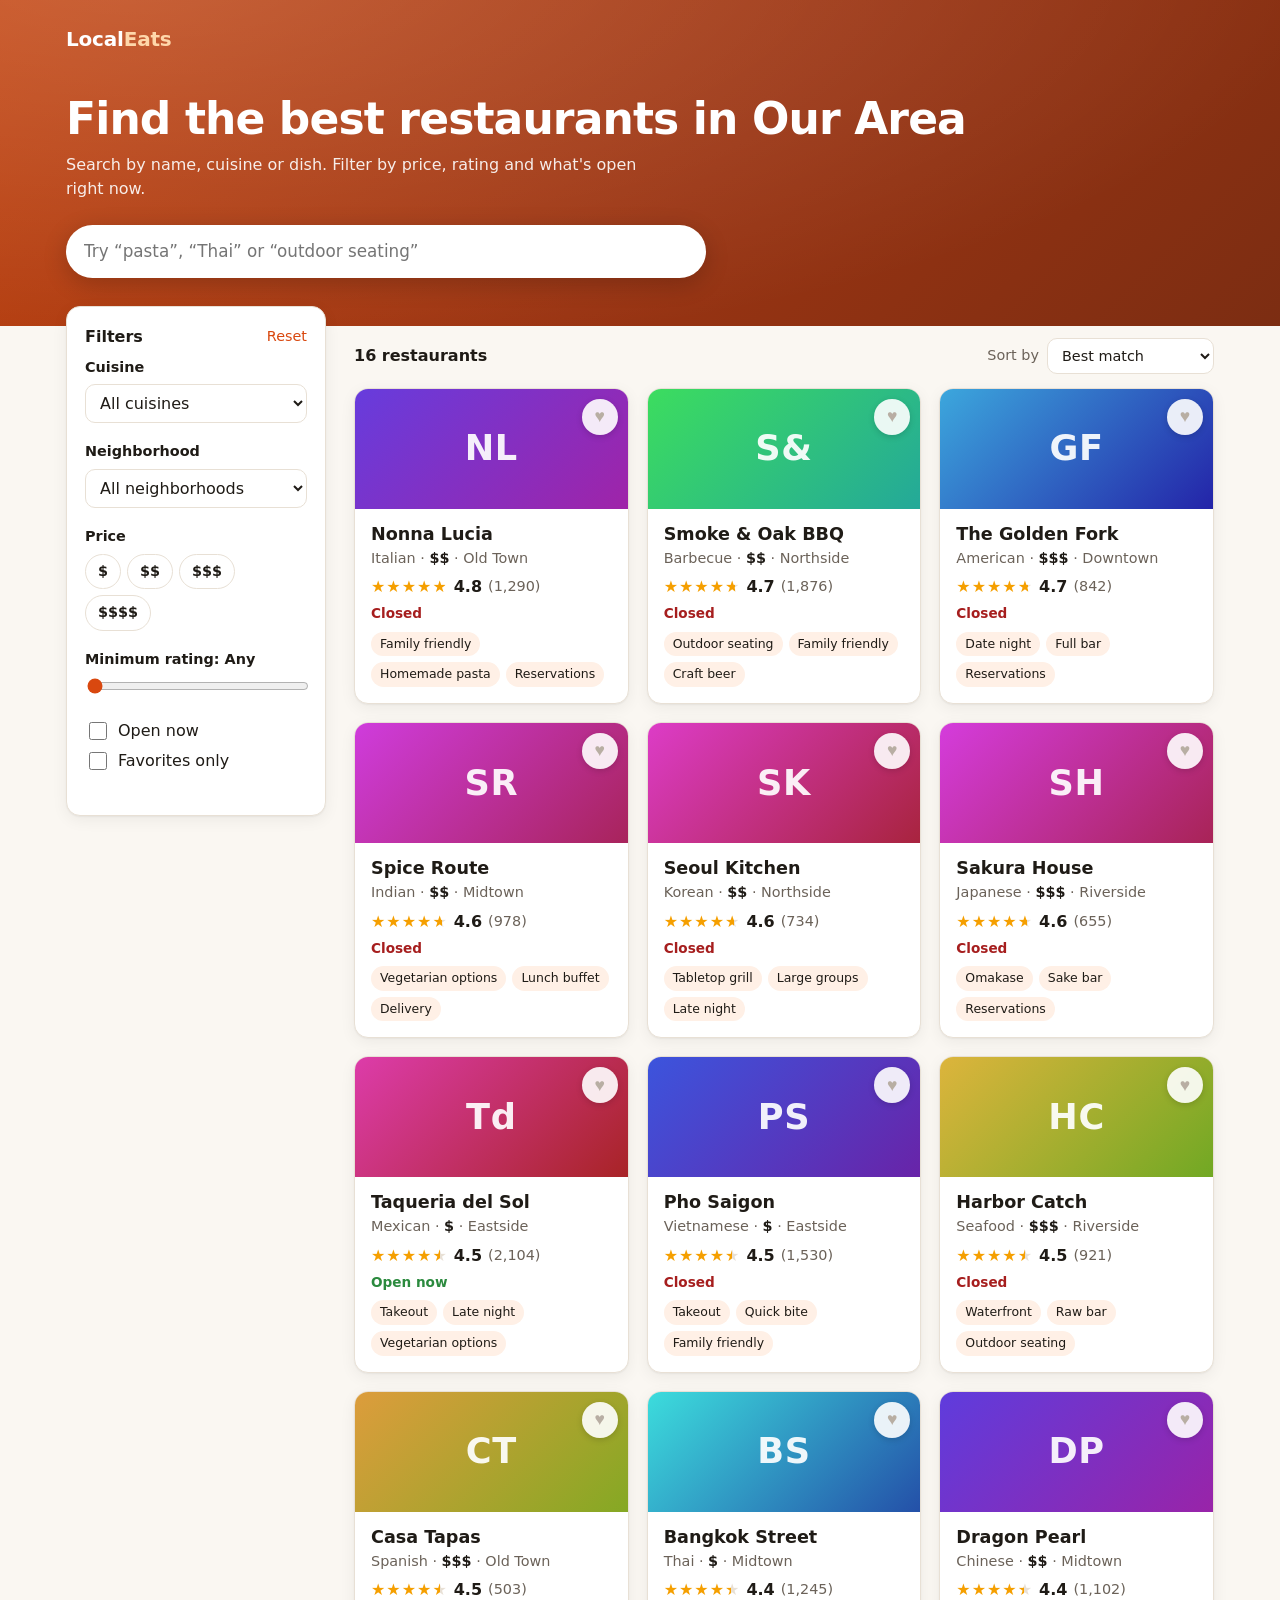
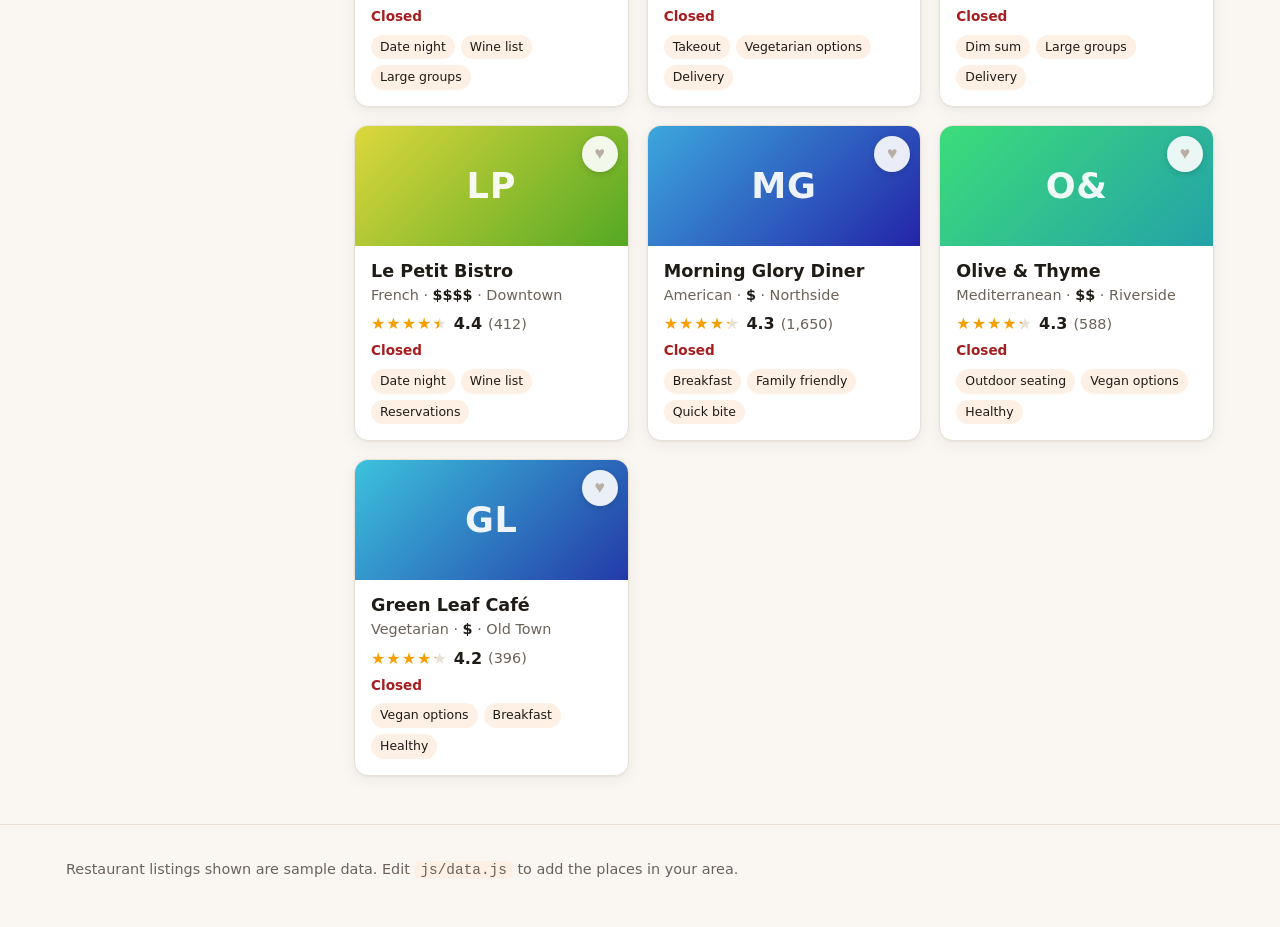
<file: index.html>
<!doctype html>
<html lang="en">
<head>
  <meta charset="utf-8">
  <meta name="viewport" content="width=device-width, initial-scale=1">
  <title>Local Eats – Find the best restaurants nearby</title>
  <meta name="description" content="Search, filter and compare the best restaurants in our area.">
  <link rel="icon" href="data:image/svg+xml,<svg xmlns='http://www.w3.org/2000/svg' viewBox='0 0 100 100'><text y='.9em' font-size='90'>🍽️</text></svg>">
  <link rel="stylesheet" href="css/styles.css">
</head>
<body>
  <header class="hero">
    <div class="container">
      <a class="brand" href="./">Local<span>Eats</span></a>
      <h1>Find the best restaurants in <span id="area-name">our area</span></h1>
      <p class="lead">Search by name, cuisine or dish. Filter by price, rating and what's open right now.</p>
      <form class="search" role="search" onsubmit="return false">
        <label class="visually-hidden" for="q">Search restaurants</label>
        <input id="q" type="search" placeholder="Try “pasta”, “Thai” or “outdoor seating”" autocomplete="off">
      </form>
    </div>
  </header>

  <main class="container layout">
    <aside class="filters" aria-label="Filters">
      <div class="filters-head">
        <h2>Filters</h2>
        <button type="button" id="reset" class="link-btn">Reset</button>
      </div>

      <fieldset>
        <legend>Cuisine</legend>
        <select id="cuisine"><option value="">All cuisines</option></select>
      </fieldset>

      <fieldset>
        <legend>Neighborhood</legend>
        <select id="neighborhood"><option value="">All neighborhoods</option></select>
      </fieldset>

      <fieldset>
        <legend>Price</legend>
        <div class="chips" id="price">
          <label><input type="checkbox" value="1"><span>$</span></label>
          <label><input type="checkbox" value="2"><span>$$</span></label>
          <label><input type="checkbox" value="3"><span>$$$</span></label>
          <label><input type="checkbox" value="4"><span>$$$$</span></label>
        </div>
      </fieldset>

      <fieldset>
        <legend>Minimum rating: <output id="rating-out">Any</output></legend>
        <input id="rating" type="range" min="0" max="4.5" step="0.5" value="0">
      </fieldset>

      <fieldset class="toggles">
        <label><input type="checkbox" id="open-now"> Open now</label>
        <label><input type="checkbox" id="favs-only"> Favorites only</label>
      </fieldset>
    </aside>

    <section class="results" aria-live="polite">
      <div class="results-bar">
        <p id="count"></p>
        <label>Sort by
          <select id="sort">
            <option value="best">Best match</option>
            <option value="rating">Highest rated</option>
            <option value="reviews">Most reviewed</option>
            <option value="price-asc">Price: low to high</option>
            <option value="price-desc">Price: high to low</option>
            <option value="name">Name A–Z</option>
          </select>
        </label>
      </div>
      <ul id="list" class="grid"></ul>
      <div id="empty" class="empty" hidden>
        <p>No restaurants match those filters.</p>
        <button type="button" class="btn" id="empty-reset">Clear filters</button>
      </div>
    </section>
  </main>

  <dialog id="detail" aria-labelledby="detail-title">
    <button type="button" class="close" aria-label="Close" data-close>&times;</button>
    <div id="detail-body"></div>
  </dialog>

  <footer class="site-footer">
    <div class="container">
      <p>Restaurant listings shown are sample data. Edit <code>js/data.js</code> to add the places in your area.</p>
    </div>
  </footer>

  <script src="js/data.js"></script>
  <script src="js/app.js"></script>
</body>
</html>
</file>
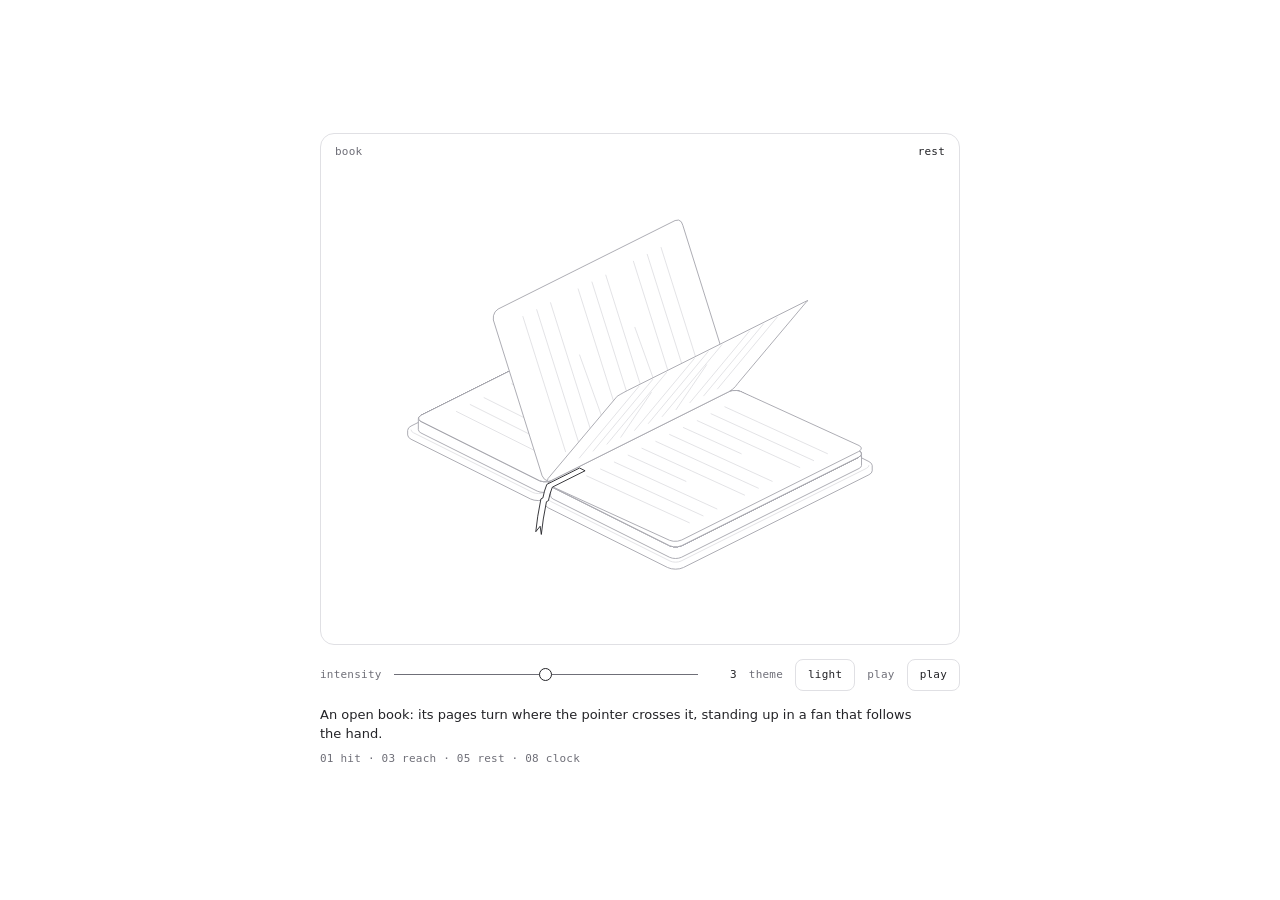
<file: figures/hairline-book.html>
<!doctype html>
<html lang="en">
<head>
<meta charset="utf-8">
<meta name="viewport" content="width=device-width, initial-scale=1">
<title>Hairline figure</title>
<link rel="icon" href="data:,">
<style>
  :root { color-scheme: light; --ground: #ffffff; --ink: #232327; --muted: #6f6f78; --line: #e0e0e4; }
  @media (prefers-color-scheme: dark) {
    :root:not([data-theme="light"]) { color-scheme: dark; --ground: #08090a; --ink: #d0d6e0; --muted: #8a8c95; --line: #29292d; }
  }
  :root[data-theme="dark"] { color-scheme: dark; --ground: #08090a; --ink: #d0d6e0; --muted: #8a8c95; --line: #29292d; }
  :root[data-theme="light"] { color-scheme: light; }
  * { box-sizing: border-box; }
  body {
    margin: 0; min-height: 100vh; display: grid; place-items: center; padding: 24px 16px;
    background: var(--ground); color: var(--ink);
    font: 13px/1.5 ui-sans-serif, system-ui, -apple-system, "Segoe UI", sans-serif; -webkit-font-smoothing: antialiased;
  }
  main { width: 100%; max-width: 640px; }
  .plate { position: relative; border: 1px solid var(--line); border-radius: 14px; overflow: hidden; }
  .tag, .label, output, button { font: 11px/1 ui-monospace, SFMono-Regular, Menlo, Consolas, monospace; letter-spacing: 0.02em; }
  .tag { position: absolute; top: 12px; z-index: 1; color: var(--muted); pointer-events: none; }
  #name { left: 14px; }
  #read { right: 14px; color: var(--ink); font-variant-numeric: tabular-nums; }
  .controls { display: flex; flex-wrap: wrap; align-items: center; gap: 4px 12px; margin-top: 14px; }
  .label { color: var(--muted); }
  input[type="range"] {
    flex: 1 1 96px; min-width: 0; height: 32px; margin: 0; background: transparent; cursor: pointer;
    -webkit-appearance: none; appearance: none;
  }
  input[type="range"]::-webkit-slider-runnable-track { height: 1px; background: var(--muted); }
  input[type="range"]::-webkit-slider-thumb {
    -webkit-appearance: none; width: 13px; height: 13px; margin-top: -6px; border-radius: 50%;
    border: 1px solid var(--ink); background: var(--ground);
  }
  input[type="range"]::-moz-range-track { height: 1px; background: var(--muted); }
  input[type="range"]::-moz-range-thumb { width: 11px; height: 11px; border-radius: 50%; border: 1px solid var(--ink); background: var(--ground); }
  input[type="range"]:focus-visible, button:focus-visible { outline: 1.5px solid var(--ink); outline-offset: 2px; }
  output { min-width: 4ch; text-align: right; font-variant-numeric: tabular-nums; }
  button {
    height: 32px; padding: 0 12px; border: 1px solid var(--line); border-radius: 8px;
    background: transparent; color: var(--ink); cursor: pointer;
  }
  #play[aria-pressed="true"] { background: var(--ink); color: var(--ground); border-color: var(--ink); }
  #means { margin: 14px 0 0; text-wrap: pretty; }
  #rules { margin: 6px 0 0; line-height: 1.6; }
  #error { margin: 12px 0 0; padding-left: 10px; border-left: 1px solid var(--ink); }
</style>
</head>
<body>
<main>
  <div class="plate">
    <span class="tag" id="name"></span>
    <span class="tag" id="read"></span>
    <div id="stage"></div>
  </div>
  <div class="controls">
    <label class="label" for="intensity">intensity</label>
    <input id="intensity" type="range" min="0" max="1" step="0.01" value="0.5">
    <output id="value" for="intensity"></output>
    <span class="label">theme</span>
    <button id="theme" type="button" aria-label="Switch between the light and the dark theme"></button>
    <span class="label">play</span>
    <button id="play" type="button" aria-pressed="false">play</button>
  </div>
  <p id="means"></p>
  <p id="rules" class="label"></p>
  <p id="error" role="alert" hidden></p>
</main>
<script id="hl-kernel">
/* hairline kernel sha256:3a19aa2640ba8c6c306184d05fddfbd4f3323a6ebd9217dd3cbb38e9db74991c */
/*
 * HL: everything a figure may call. Read this index; the code under it is the
 * package's src/core, unchanged, and a figure should not need to read it.
 *
 * Every figure is drawn in a 400 × 320 viewBox. World space is x/y on the
 * ground and z up. Plates are filled with the ground colour and painted back
 * to front, so a nearer one covers a farther one: append in that order. At
 * the default camera, Cam(45, 0.5, S), +x runs down to the right and +y down
 * to the left, so the corner with the largest x and y is nearest the viewer:
 * append by ascending x + y, from the far corner (smallest x and y) to it.
 *
 * Camera
 *   Cam(azDeg, k, S)                       a camera: azimuth in degrees, k = sin(elevation) (0.5 is the 2:1 view), S = scale
 *   fit(C, points, cx, cy)                 centres the box of [x, y, z] points on (cx, cy); call it once, before proj
 *                                          it only centres, it never scales: choose S by trying values, with the most extreme pose in points.
 *                                          The six figures use S 1.42 to 2.12; the boxes they fit come out 230 to 310 wide and 180 to 245 tall
 *   proj(C)                                returns P(x, y, z), which gives [sx, sy]
 *   unproj(C, sx, sy, z)                   the world [x, y] under a screen point, on the plane at height z
 *   facing(C)                              returns front(sample): whether a ring sample faces the camera
 * Rounded solids
 *   rrect(u0, v0, u1, v1, r, n)            a rounded rectangle, as a ring of samples {u, v, nu, nv}
 *   circ(R, n)                             a circle, as a ring
 *   rings(x0, y0, x1, y1, r, b)            [ring, inner]: a rounded footprint and its crease ring, inset by b
 *                                          r, the corner radius, is cut to half the shorter side. b, the crease's inset in world units
 *                                          (0.6 to 2.2 in the figures), must stay under half the shorter side or the crease turns inside out
 *   prism(P, front, ring, inner, z0, z1)   {sil, crease}: a solid standing from z0 to z1, as two path strings
 *   ringAt(P, ring, z)                     the ring's points, projected at height z
 *   run(ring, keep)                        the one cyclic run of samples that pass keep
 *   hull(points)                           the convex hull of screen points
 *   extremes(P, ring)                      [left, right, nearest] samples: where dashed drops fall from
 *   fillet(points, radii, n)               rounds every vertex of a closed polygon; returns the new points
 *                                          radii is an array, one radius per vertex, each cut to half its shorter edge; a single number gives NaN.
 *                                          n is the steps round each corner, default 4: each vertex becomes n + 1 points
 *   ghost(P, front, ring, z0, depth)       a reflection's path {d, y0, y1}; reflect() draws it for you
 * Paths and numbers
 *   poly(points)                           a closed path string
 *   open(points)                           an open polyline string
 *   seg(a, b)                              one segment between two screen points [sx, sy], as its own subpath; project world points with P first
 *   clamp(v, a, b)
 *   lerp(a, b, t)
 *   rad(deg)
 *   r2(n)                                  two decimals
 * The continuous clock: one spring per moving number
 *   spring(x, opts)                        at rest on x; write .t to retarget; opts {k, c, m, eps}, default k 100, c 18, m 1
 *   stepS(sp, dt)                          advances by dt seconds; returns whether it is still moving
 * The discrete clock: a 700ms tween on (.32, .72, 0, 1)
 *   tween(v, dur)                          at rest on v; dur defaults to 700 (ms)
 *   tset(tw, to, now, delay)               retargets from where it is, after delay ms: the stagger
 *                                          the same target again does nothing, so calling it on every pointer move is safe
 *   tval(tw, now)                          its value at now
 *   tdone(tw, now)                         whether it has landed
 *   bezier(x1, y1, x2, y2)                 a CSS cubic-bezier, as a function of progress
 *   EASE_LIFT                              the lift curve itself
 *   reducedMotion()                        true when the reader asked for less motion; springs and tweens already land at once
 *   setReducedMotion(on)                   the loop's business, not a figure's
 * Drawing
 *   mk(tag, attrs, parent)                 one svg element: the only way a figure makes a node
 *   solid(parent)                          {g, sil, cr}: a group holding a silhouette path and a crease path
 *   put(solid, paths)                      writes prism()'s {sil, crease} into solid()'s {sil, cr}: sil into sil, crease into cr
 *   flatDot(parent, C, r, cls)             a dot lying on the ground plane; cls is "dot", "dot m" or "dot off"
 *   place(el, point)                       moves a dot or a circle to [sx, sy]
 *   reflect(svg, parent, P, front, ring, z0, depth)   a fading mirror under a solid
 *   fade(svg, y0, y1, a0)                  a vertical fade, as a mask; returns the value for a mask attribute
 * Life
 *   register(stage, tick)                  joins the one frame loop; tick(dt in seconds, now in ms) returns true to ask for another frame; gives {wake, unregister}
 *   pointer(stage, handlers)               {move(point), down(point), leave()}, points in viewBox units; returns its disposer
 *   disposer()                             {add, on, dispose}: collects tear-down, so destroy is bag.dispose
 * The bench's business, not a figure's
 *   css(lightDark)
 *   inject(root)
 *   tour(stage, stops, onStop)             an unseen pointer that walks the stops, [x, y] in viewBox units or null to leave, and gives way to a real one; onStop(i) on each arrival; returns {stop}
 *   LAP                                    the default stops: a diamond around the centre, then a leave
 *
 * Classes, on path, polygon, ellipse and line. They are the whole palette; a
 * figure sets no colour, width or fill of its own.
 *     (none)   filled with the ground colour, medium stroke
 *     sil      the silhouette's stroke        hi    the bright stroke: the only highlight
 *     lo       the dim stroke                 nf    no fill        fo   fill only, no stroke
 *     dash     a dashed guide
 *     dot      a bright dot                   dot m   a medium dot     dot off   a dim dot
 */
var HL = (() => {
  var __defProp = Object.defineProperty;
  var __getOwnPropDesc = Object.getOwnPropertyDescriptor;
  var __getOwnPropNames = Object.getOwnPropertyNames;
  var __hasOwnProp = Object.prototype.hasOwnProperty;
  var __export = (target, all) => {
    for (var name in all)
      __defProp(target, name, { get: all[name], enumerable: true });
  };
  var __copyProps = (to, from, except, desc) => {
    if (from && typeof from === "object" || typeof from === "function") {
      for (let key of __getOwnPropNames(from))
        if (!__hasOwnProp.call(to, key) && key !== except)
          __defProp(to, key, { get: () => from[key], enumerable: !(desc = __getOwnPropDesc(from, key)) || desc.enumerable });
    }
    return to;
  };
  var __toCommonJS = (mod) => __copyProps(__defProp({}, "__esModule", { value: true }), mod);

  // packages/hairline/src/core/kernel.ts
  var kernel_exports = {};
  __export(kernel_exports, {
    Cam: () => Cam,
    EASE_LIFT: () => EASE_LIFT,
    LAP: () => LAP,
    bezier: () => bezier,
    circ: () => circ,
    clamp: () => clamp,
    css: () => css,
    disposer: () => disposer,
    extremes: () => extremes,
    facing: () => facing,
    fade: () => fade,
    fillet: () => fillet,
    fit: () => fit,
    flatDot: () => flatDot,
    ghost: () => ghost,
    hull: () => hull,
    inject: () => inject,
    lerp: () => lerp,
    mk: () => mk,
    open: () => open,
    place: () => place,
    pointer: () => pointer,
    poly: () => poly,
    prism: () => prism,
    proj: () => proj,
    put: () => put,
    r2: () => r2,
    rad: () => rad,
    reducedMotion: () => reducedMotion,
    reflect: () => reflect,
    register: () => register,
    ringAt: () => ringAt,
    rings: () => rings,
    rrect: () => rrect,
    run: () => run,
    seg: () => seg,
    setReducedMotion: () => setReducedMotion,
    solid: () => solid,
    spring: () => spring,
    stepS: () => stepS,
    tdone: () => tdone,
    tour: () => tour,
    tset: () => tset,
    tval: () => tval,
    tween: () => tween,
    unproj: () => unproj
  });

  // packages/hairline/src/core/iso.ts
  var clamp = (v, a, b) => Math.max(a, Math.min(b, v));
  var lerp = (a, b, t) => a + (b - a) * t;
  var rad = (d) => d * Math.PI / 180;
  var r2 = (n) => Math.round(n * 100) / 100;
  var poly = (pts) => "M" + pts.map((p) => r2(p[0]) + " " + r2(p[1])).join("L") + "Z";
  var seg = (a, b) => `M${r2(a[0])} ${r2(a[1])}L${r2(b[0])} ${r2(b[1])}`;
  var open = (pts) => pts.length < 2 ? "" : "M" + pts.map((p) => r2(p[0]) + " " + r2(p[1])).join("L");
  var Cam = (azDeg, k, S) => ({ az: rad(azDeg), k, S, ox: 0, oy: 0 });
  function proj(C) {
    const c = Math.cos(C.az), s = Math.sin(C.az), zf = Math.sqrt(1 - C.k * C.k);
    return (x, y, z) => {
      const X = x * c - y * s, Y = x * s + y * c;
      return [C.ox + C.S * X, C.oy + C.S * (Y * C.k - z * zf)];
    };
  }
  function unproj(C, sx, sy, z) {
    const c = Math.cos(C.az), s = Math.sin(C.az), zf = Math.sqrt(1 - C.k * C.k);
    const X = (sx - C.ox) / C.S, Y = ((sy - C.oy) / C.S + z * zf) / C.k;
    return [X * c + Y * s, -X * s + Y * c];
  }
  function fit(C, pts, cx, cy) {
    C.ox = 0;
    C.oy = 0;
    const P = proj(C);
    let a = 1e9, b = -1e9, c = 1e9, d = -1e9;
    for (const p of pts) {
      const q = P(p[0], p[1], p[2]);
      a = Math.min(a, q[0]);
      b = Math.max(b, q[0]);
      c = Math.min(c, q[1]);
      d = Math.max(d, q[1]);
    }
    C.ox = cx - (a + b) / 2;
    C.oy = cy - (c + d) / 2;
  }
  function rrect(u0, v0, u1, v1, r, n = 4) {
    r = Math.max(0, Math.min(r, (u1 - u0) / 2, (v1 - v0) / 2));
    const out = [];
    for (const [cu, cv, a0] of [[u1 - r, v1 - r, 0], [u0 + r, v1 - r, 90], [u0 + r, v0 + r, 180], [u1 - r, v0 + r, 270]])
      for (let k = 0; k <= n; k++) {
        const a = rad(a0 + 90 * k / n), ca = Math.cos(a), sa = Math.sin(a);
        out.push({ u: cu + r * ca, v: cv + r * sa, nu: ca, nv: sa });
      }
    return out;
  }
  function circ(R, n = 96) {
    const out = [];
    for (let k = 0; k < n; k++) {
      const a = k / n * Math.PI * 2, ca = Math.cos(a), sa = Math.sin(a);
      out.push({ u: R * ca, v: R * sa, nu: ca, nv: sa });
    }
    return out;
  }
  function hull(input) {
    const pts = input.slice().sort((a, b) => a[0] - b[0] || a[1] - b[1]);
    const x = (o, a, b) => (a[0] - o[0]) * (b[1] - o[1]) - (a[1] - o[1]) * (b[0] - o[0]);
    const lo = [], up = [];
    for (const p of pts) {
      while (lo.length > 1 && x(lo[lo.length - 2], lo[lo.length - 1], p) <= 0) lo.pop();
      lo.push(p);
    }
    for (let i = pts.length - 1; i >= 0; i--) {
      const p = pts[i];
      while (up.length > 1 && x(up[up.length - 2], up[up.length - 1], p) <= 0) up.pop();
      up.push(p);
    }
    lo.pop();
    up.pop();
    return lo.concat(up);
  }
  var ringAt = (P, ring, z) => ring.map((q) => P(q.u, q.v, z));
  var facing = (C) => {
    const s = Math.sin(C.az), c = Math.cos(C.az);
    return (q) => q.nu * s + q.nv * c >= -1e-6;
  };
  function run(ring, keep) {
    const n = ring.length;
    let s = -1;
    for (let i = 0; i < n; i++) if (keep(ring[i]) && !keep(ring[(i + n - 1) % n])) {
      s = i;
      break;
    }
    if (s < 0) return keep(ring[0]) ? ring.slice() : [];
    const out = [];
    for (let k = 0; k < n && keep(ring[(s + k) % n]); k++) out.push(ring[(s + k) % n]);
    return out;
  }
  function prism(P, front, ring, inner, z0, z1) {
    return {
      sil: poly(hull(ringAt(P, ring, z1).concat(ringAt(P, ring, z0)))),
      crease: inner ? open(ringAt(P, run(inner, front), z1)) : ""
    };
  }
  var rings = (x0, y0, x1, y1, r, b) => [
    rrect(x0, y0, x1, y1, r),
    rrect(x0 + b, y0 + b, x1 - b, y1 - b, Math.max(0.3, r - b))
  ];
  function extremes(P, ring) {
    const pr = ring.map((q) => P(q.u, q.v, 0));
    let a = 0, b = 0, c = 0;
    pr.forEach((p, k) => {
      if (p[0] < pr[a][0]) a = k;
      if (p[0] > pr[b][0]) b = k;
      if (p[1] > pr[c][1]) c = k;
    });
    return [ring[a], ring[b], ring[c]];
  }
  function fillet(pts, rs, n = 4) {
    const m = pts.length, out = [];
    for (let i = 0; i < m; i++) {
      const a = pts[(i + m - 1) % m], p = pts[i], b = pts[(i + 1) % m];
      const la = Math.hypot(a[0] - p[0], a[1] - p[1]), lb = Math.hypot(b[0] - p[0], b[1] - p[1]);
      const t = Math.min(rs[i], la / 2, lb / 2);
      const p1 = [p[0] + (a[0] - p[0]) / la * t, p[1] + (a[1] - p[1]) / la * t];
      const p2 = [p[0] + (b[0] - p[0]) / lb * t, p[1] + (b[1] - p[1]) / lb * t];
      for (let k = 0; k <= n; k++) {
        const s = k / n, w = 1 - s;
        out.push([w * w * p1[0] + 2 * w * s * p[0] + s * s * p2[0], w * w * p1[1] + 2 * w * s * p[1] + s * s * p2[1]]);
      }
    }
    return out;
  }
  function ghost(P, front, ring, z0, depth) {
    const f = run(ring, front), lowP = ringAt(P, f, z0 - depth);
    return {
      d: open(lowP) + [f[0], f[f.length - 1]].map((q) => seg(P(q.u, q.v, z0), P(q.u, q.v, z0 - depth))).join(""),
      y0: Math.min(...ringAt(P, f, z0).map((p) => p[1])),
      y1: Math.max(...lowP.map((p) => p[1])) + 2
    };
  }

  // packages/hairline/src/core/motion.ts
  var reduced = false;
  var setReducedMotion = (on) => {
    reduced = on;
  };
  var reducedMotion = () => reduced;
  function spring(x, o = {}) {
    return { x, v: 0, t: x, k: o.k ?? 100, c: o.c ?? 18, m: o.m ?? 1, eps: o.eps ?? 0.01 };
  }
  function stepS(sp, dt) {
    if (reduced) {
      sp.x = sp.t;
      sp.v = 0;
      return false;
    }
    const n = Math.max(1, Math.ceil(dt * 240)), h = dt / n;
    for (let i = 0; i < n; i++) {
      const a = (-sp.k * (sp.x - sp.t) - sp.c * sp.v) / sp.m;
      sp.v += a * h;
      sp.x += sp.v * h;
    }
    if (Math.abs(sp.x - sp.t) < sp.eps && Math.abs(sp.v) < sp.eps * 10) {
      sp.x = sp.t;
      sp.v = 0;
      return false;
    }
    return true;
  }
  function bezier(x1, y1, x2, y2) {
    const cx = 3 * x1, bx = 3 * (x2 - x1) - cx, ax = 1 - cx - bx;
    const cy = 3 * y1, by = 3 * (y2 - y1) - cy, ay = 1 - cy - by;
    const X = (u) => ((ax * u + bx) * u + cx) * u;
    const Y = (u) => ((ay * u + by) * u + cy) * u;
    const dX = (u) => (3 * ax * u + 2 * bx) * u + cx;
    return (t) => {
      if (t <= 0) return 0;
      if (t >= 1) return 1;
      let u = t;
      for (let i = 0; i < 8; i++) {
        const e = X(u) - t;
        if (Math.abs(e) < 1e-5) break;
        const d = dX(u);
        if (Math.abs(d) < 1e-6) break;
        u -= e / d;
      }
      if (!(u >= 0 && u <= 1) || Math.abs(X(u) - t) > 1e-4) {
        let lo = 0, hi = 1;
        u = t;
        for (let i = 0; i < 24; i++) {
          if (X(u) < t) lo = u;
          else hi = u;
          u = (lo + hi) / 2;
        }
      }
      return Y(u);
    };
  }
  var EASE_LIFT = bezier(0.32, 0.72, 0, 1);
  var tween = (v, dur = 700) => ({ from: v, to: v, t0: -1e9, dur });
  var tval = (tw, now) => {
    const p = clamp((now - tw.t0) / tw.dur, 0, 1);
    return tw.from + (tw.to - tw.from) * (reduced ? 1 : EASE_LIFT(p));
  };
  var tset = (tw, to, now, delay) => {
    if (tw.to === to) return;
    tw.from = tval(tw, now);
    tw.to = to;
    tw.t0 = now + delay;
  };
  var tdone = (tw, now) => reduced || now >= tw.t0 + tw.dur;

  // packages/hairline/src/core/stage.ts
  var NS = "http://www.w3.org/2000/svg";
  function mk(tag, attrs, parent) {
    const e = document.createElementNS(NS, tag);
    if (attrs) for (const k in attrs) e.setAttribute(k, String(attrs[k]));
    if (parent) parent.appendChild(e);
    return e;
  }
  function solid(parent) {
    const g = mk("g", {}, parent);
    return { g, sil: mk("path", { class: "sil" }, g), cr: mk("path", { class: "nf lo" }, g) };
  }
  var put = (el, s) => {
    el.sil.setAttribute("d", s.sil);
    el.cr.setAttribute("d", s.crease);
  };
  var flatDot = (parent, C, r, cls) => mk("ellipse", { rx: r2(r * C.S), ry: r2(r * C.S * C.k), class: cls }, parent);
  var place = (el, q) => {
    el.setAttribute("cx", String(r2(q[0])));
    el.setAttribute("cy", String(r2(q[1])));
  };
  var fid = 0;
  function fade(svg, y0, y1, a0 = 0.7) {
    const id = "hl-fd" + ++fid, defs = mk("defs", {}, svg);
    const lg = mk("linearGradient", { id: id + "g", gradientUnits: "userSpaceOnUse", x1: 0, y1: r2(y0), x2: 0, y2: r2(y1) }, defs);
    mk("stop", { offset: 0, "stop-color": "#fff", "stop-opacity": a0 }, lg);
    mk("stop", { offset: 1, "stop-color": "#fff", "stop-opacity": 0 }, lg);
    const m = mk("mask", { id, maskUnits: "userSpaceOnUse", x: 0, y: 0, width: 400, height: 320 }, defs);
    mk("rect", { x: 0, y: 0, width: 400, height: 320, fill: `url(#${id}g)` }, m);
    return `url(#${id})`;
  }
  function reflect(svg, parent, P, front, ring, z0, depth) {
    const r = ghost(P, front, ring, z0, depth);
    const gh = mk("g", { class: "ghost", mask: fade(svg, r.y0, r.y1) }, parent);
    mk("path", { d: r.d }, gh);
  }
  var boards = [];
  var byStage = /* @__PURE__ */ new Map();
  var raf = 0;
  var last = 0;
  var io = null;
  var rm = null;
  function frame(now) {
    const dt = Math.min(0.05, Math.max(0, (now - last) / 1e3));
    last = now;
    let any = false;
    for (const b of boards.slice()) if (b.vis && b.awake) {
      try {
        b.awake = !!b.tick(dt, now);
      } catch (err) {
        b.awake = false;
        setTimeout(() => {
          throw err;
        });
      }
      any = any || b.awake;
    }
    raf = any ? requestAnimationFrame(frame) : 0;
  }
  function wake(b) {
    b.awake = true;
    if (!raf) {
      last = performance.now();
      raf = requestAnimationFrame(frame);
    }
  }
  var onMotion = () => {
    setReducedMotion(!!rm?.matches);
    boards.forEach(wake);
  };
  function start() {
    if (io) return;
    io = new IntersectionObserver((es) => {
      for (const e of es) {
        const set = byStage.get(e.target);
        if (!set) continue;
        for (const b of set) {
          b.vis = e.isIntersecting;
          if (b.vis) wake(b);
        }
      }
    }, { rootMargin: "80px" });
    rm = matchMedia("(prefers-reduced-motion: reduce)");
    setReducedMotion(rm.matches);
    rm.addEventListener("change", onMotion);
  }
  function stop() {
    if (raf) cancelAnimationFrame(raf);
    raf = 0;
    io?.disconnect();
    io = null;
    rm?.removeEventListener("change", onMotion);
    rm = null;
  }
  function register(stage, tick) {
    start();
    const b = { stage, tick, vis: false, awake: true };
    boards.push(b);
    const peers = byStage.get(stage);
    if (peers) {
      for (const p of peers) b.vis = p.vis;
      peers.add(b);
      if (b.vis) wake(b);
    } else {
      byStage.set(stage, /* @__PURE__ */ new Set([b]));
      io.observe(stage);
    }
    tick(0, performance.now());
    let gone = false;
    return {
      wake: () => {
        if (!gone) wake(b);
      },
      unregister: () => {
        if (gone) return;
        gone = true;
        boards = boards.filter((x) => x !== b);
        const set = byStage.get(stage);
        if (set) {
          set.delete(b);
          if (!set.size) {
            byStage.delete(stage);
            io?.unobserve(stage);
          }
        }
        if (!boards.length) stop();
      }
    };
  }
  var handlers = /* @__PURE__ */ new WeakMap();
  var touring = /* @__PURE__ */ new WeakMap();
  function pointer(stage, on) {
    handlers.set(stage, on);
    let tm = 0;
    const pt = (e) => {
      const r = stage.getBoundingClientRect();
      return [(e.clientX - r.left) / r.width * 400, (e.clientY - r.top) / r.height * 320];
    };
    const move = (e) => {
      clearTimeout(tm);
      touring.get(stage)?.hold();
      on.move(pt(e), e);
    };
    const down = (e) => {
      clearTimeout(tm);
      touring.get(stage)?.hold();
      if (e.pointerType !== "mouse") stage.releasePointerCapture?.(e.pointerId);
      if (on.down) on.down(pt(e), e);
      else on.move(pt(e), e);
    };
    const leave = (e) => {
      clearTimeout(tm);
      tm = window.setTimeout(() => {
        on.leave(e);
        touring.get(stage)?.release();
      }, e.pointerType === "mouse" ? 0 : 1400);
    };
    stage.addEventListener("pointermove", move);
    stage.addEventListener("pointerdown", down);
    stage.addEventListener("pointerleave", leave);
    return () => {
      clearTimeout(tm);
      if (handlers.get(stage) === on) handlers.delete(stage);
      stage.removeEventListener("pointermove", move);
      stage.removeEventListener("pointerdown", down);
      stage.removeEventListener("pointerleave", leave);
    };
  }
  var LAP = [[128, 150], [200, 118], [272, 150], [200, 206], null];
  var TRAVEL = 900;
  var DWELL = 1200;
  var REST = 1800;
  var RESUME = 1200;
  var STAGGER = 450;
  var GHOST = { pointerType: "ghost" };
  var started = 0;
  function entry([x, y]) {
    const dx = x - 200, dy = y - 160;
    if (!dx && !dy) return [200, 320];
    const k = Math.min(dx ? (dx > 0 ? 200 : -200) / dx : Infinity, dy ? (dy > 0 ? 160 : -160) / dy : Infinity);
    return [200 + dx * k, 160 + dy * k];
  }
  function tour(stage, stops, onStop) {
    let i = 0;
    let wait = RESUME + STAGGER * (started++ % 4);
    let t = -1;
    let at = null;
    let origin = [200, 320];
    let hand = false, keys = stage.contains(stage.ownerDocument.activeElement);
    let gone = false;
    const leave = () => {
      at = null;
      t = -1;
      handlers.get(stage)?.leave(GHOST);
    };
    const tick = (dt) => {
      if (hand || keys || !stops.length) return false;
      if (reducedMotion()) {
        if (at) leave();
        return false;
      }
      if (wait > 0) {
        wait -= dt * 1e3;
        return true;
      }
      const stop2 = stops[i];
      if (stop2 === null) {
        if (at) leave();
        onStop?.(i);
        i = (i + 1) % stops.length;
        wait = REST;
        return true;
      }
      const h = handlers.get(stage);
      if (!h) return true;
      if (t < 0) {
        origin = at ?? entry(stop2);
        t = 0;
      }
      t = Math.min(TRAVEL, t + dt * 1e3);
      const k = EASE_LIFT(t / TRAVEL);
      at = [origin[0] + (stop2[0] - origin[0]) * k, origin[1] + (stop2[1] - origin[1]) * k];
      h.move(at, GHOST);
      if (t < TRAVEL) return true;
      onStop?.(i);
      i = (i + 1) % stops.length;
      t = -1;
      wait = DWELL;
      return true;
    };
    const take = () => {
      at = null;
      t = -1;
    };
    const give = () => {
      if (hand || keys) return;
      i = 0;
      t = -1;
      wait = RESUME;
      board.wake();
    };
    const me = {
      hold: () => {
        hand = true;
        take();
      },
      release: () => {
        if (!hand) return;
        hand = false;
        give();
      }
    };
    const focusIn = () => {
      keys = true;
      take();
    };
    const focusOut = (e) => {
      if (keys && !stage.contains(e.relatedTarget)) {
        keys = false;
        give();
      }
    };
    stage.addEventListener("focusin", focusIn);
    stage.addEventListener("focusout", focusOut);
    touring.set(stage, me);
    const board = register(stage, tick);
    return {
      stop: () => {
        if (gone) return;
        gone = true;
        board.unregister();
        stage.removeEventListener("focusin", focusIn);
        stage.removeEventListener("focusout", focusOut);
        if (touring.get(stage) === me) touring.delete(stage);
        if (at) leave();
      }
    };
  }
  function disposer() {
    let fns = [];
    return {
      add: (fn) => {
        fns.push(fn);
      },
      on: (target, type, fn, opts) => {
        const h = fn;
        target.addEventListener(type, h, opts);
        fns.push(() => target.removeEventListener(type, h, opts));
      },
      dispose: () => {
        const run2 = fns;
        fns = [];
        for (let i = run2.length - 1; i >= 0; i--) run2[i]();
      }
    };
  }

  // packages/hairline/src/core/styles.ts
  var LIGHT = { plate: "#ffffff", hi: "#232327", edge: "#a4a4ac", mid: "#c3c3c9", lo: "#e0e0e4" };
  var DARK = { plate: "#08090a", hi: "#d0d6e0", edge: "#5b5d64", mid: "#3e3e44", lo: "#29292d" };
  var KEYS = ["plate", "hi", "edge", "mid", "lo"];
  var vars = (p) => KEYS.map((k) => `--hl-${k}:var(--hairline-${k},${p[k]});`).join("");
  var EASE = "cubic-bezier(0.5,0,0.1,1)";
  var SVG = ":where([data-hairline]>svg)";
  function css(lightDark) {
    const both = Object.fromEntries(KEYS.map((k) => [k, `light-dark(${LIGHT[k]},${DARK[k]})`]));
    return [
      // the box, and the palette: light unless something below says otherwise
      `:where([data-hairline]){display:block;position:relative;aspect-ratio:5/4;touch-action:pan-y;user-select:none;-webkit-user-select:none;--hl-sw:var(--hairline-stroke,0.9);${vars(LIGHT)}}`,
      // the page's color-scheme
      lightDark ? `:where([data-hairline]){${vars(both)}}` : "",
      // an ancestor that says dark
      `:where(.dark,[data-theme="dark"]) :where([data-hairline]){${vars(DARK)}}`,
      // the figure's own theme option
      `:where([data-hairline][data-hairline-theme="light"]){${vars(LIGHT)}}`,
      `:where([data-hairline][data-hairline-theme="dark"]){${vars(DARK)}}`,
      `:where([data-hairline]:focus-visible){outline:1.5px solid var(--hl-hi);outline-offset:2px}`,
      `${SVG}{position:absolute;inset:0;width:100%;height:100%;display:block}`,
      // Riffle's live region: read, not seen
      `:where([data-hairline]>[data-hairline-live]){position:absolute;width:1px;height:1px;margin:-1px;padding:0;border:0;overflow:hidden;clip-path:inset(50%);white-space:nowrap}`,
      // the drawing: plates are filled with the plate colour and painted back to front
      `${SVG} :where(path,polygon,ellipse,line){fill:var(--hl-plate);stroke:var(--hl-mid);stroke-width:var(--hl-sw);vector-effect:non-scaling-stroke;stroke-linejoin:round;stroke-linecap:round;transition:stroke 260ms ${EASE}}`,
      `${SVG} :where(.nf){fill:none}`,
      `${SVG} :where(.fo){stroke:none}`,
      `${SVG} :where(.sil){stroke:var(--hl-edge)}`,
      `${SVG} :where(.hi){stroke:var(--hl-hi)}`,
      `${SVG} :where(.lo){stroke:var(--hl-lo)}`,
      `${SVG} :where(.dash){stroke-dasharray:1 3}`,
      `${SVG} :where(.dot){stroke:none;fill:var(--hl-hi);transition:fill 260ms ${EASE}}`,
      `${SVG} :where(.dot.m){fill:var(--hl-edge)}`,
      `${SVG} :where(.dot.off){fill:var(--hl-lo)}`,
      `${SVG} :where(.ghost path){fill:none;stroke:var(--hl-mid)}`
    ].join("");
  }
  var done = /* @__PURE__ */ new WeakSet();
  function inject(root) {
    if (done.has(root)) return;
    done.add(root);
    const doc = root.nodeType === 9 ? root : root.ownerDocument;
    const win = doc.defaultView;
    const text = css(!!win?.CSS?.supports?.("color", "light-dark(#000,#fff)"));
    if (win && "adoptedStyleSheets" in root) {
      try {
        const sheet = new win.CSSStyleSheet();
        sheet.replaceSync(text);
        root.adoptedStyleSheets = [...root.adoptedStyleSheets, sheet];
        return;
      } catch {
      }
    }
    const style = doc.createElement("style");
    style.setAttribute("data-hairline-style", "");
    style.textContent = text;
    (root.nodeType === 9 ? doc.head ?? doc.documentElement : root).appendChild(style);
  }
  return __toCommonJS(kernel_exports);
})();
/* /hairline kernel */
</script>
<script id="hl-bench">
/*
 * The bench: the page a figure is shown on. It makes the host and the svg the
 * way the package's mount does, hands them to the figure, and owns everything
 * around it: the read-out, the slider, the theme, the line under the stage.
 */
(() => {
  const RULES = ["hit", "order", "reach", "accent", "rest", "honesty", "cost", "clock", "radius", "quiet"];
  const $ = (id) => document.getElementById(id);
  const root = document.documentElement, params = new URLSearchParams(location.search);

  /* the theme: the system's until the switch is pressed, then the switch's */
  const dark = () => (root.dataset.theme ? root.dataset.theme === "dark" : matchMedia("(prefers-color-scheme: dark)").matches);
  const label = () => { $("theme").textContent = dark() ? "dark" : "light"; };
  $("theme").addEventListener("click", () => { root.dataset.theme = dark() ? "light" : "dark"; label(); });
  /* ?theme=light or ?theme=dark wins over the system's, as pressing the switch does */
  if (["light", "dark"].includes(params.get("theme"))) root.dataset.theme = params.get("theme");
  label();

  /* ?intensity=0 sets the slider before the figure mounts, for a look at either end */
  const i = (params.get("intensity") || "").trim();
  if (i && Number.isFinite(Number(i))) $("intensity").value = String(Math.min(1, Math.max(0, Number(i))));

  /* ?w=240 narrows the page, for a look at the size of a thumbnail */
  const w = Number(params.get("w"));
  if (w > 0) document.querySelector("main").style.maxWidth = w + "px";

  /* a figure that fails says so under the stage, instead of leaving an empty plate */
  addEventListener("error", (e) => {
    $("error").hidden = false;
    $("error").textContent = String((e.error && e.error.message) || e.message);
  });

  let mounted = false;
  window.hairline = (figure) => {
    if (mounted) throw new Error("hairline: one figure per page.");
    mounted = true;
    const stage = $("stage"), slider = $("intensity");

    /* intensity to the figure's own number: two straight lines that meet at 0.5, as in the package */
    const [lo, mid, hi] = figure.range;
    const at = (i) => Math.round((i <= 0.5 ? lo + (i / 0.5) * (mid - lo) : mid + ((i - 0.5) / 0.5) * (hi - mid)) * 1000) / 1000;

    HL.inject(document);
    stage.setAttribute("data-hairline", figure.name);
    stage.setAttribute("role", "img");
    stage.setAttribute("aria-label", figure.means);
    const svg = HL.mk("svg", { viewBox: "0 0 400 320", "aria-hidden": "true" }, stage);

    let text = null;
    const read = {
      get textContent() { return text; },
      set textContent(value) { text = value == null ? "" : String(value); $("read").textContent = text; },
    };

    document.title = "Hairline · " + figure.name;
    $("name").textContent = figure.name;
    $("means").textContent = figure.means;
    $("rules").textContent = figure.rules.map((n) => String(n).padStart(2, "0") + " " + RULES[n - 1]).join(" · ");
    const show = () => { $("value").textContent = String(at(Number(slider.value))); };
    show();

    const handle = figure.mount({ stage, svg, read }, at(Number(slider.value)));
    if (text === null) read.textContent = "rest";
    slider.addEventListener("input", () => { show(); handle.set(at(Number(slider.value))); });
    window.hairline.figure = handle;

    /* play: an unseen pointer walks the figure's tour (or HL.LAP) until a hand arrives; ?play=1 starts it on load */
    const play = $("play");
    window.hairline.playing = null;
    play.addEventListener("click", () => {
      const was = play.getAttribute("aria-pressed") === "true";
      if (was) { window.hairline.playing.stop(); window.hairline.playing = null; }
      else window.hairline.playing = HL.tour(stage, figure.tour || HL.LAP, (i) => { if (window.hairline.onStop) window.hairline.onStop(i); });
      play.setAttribute("aria-pressed", String(!was));
    });
    if (params.get("play") === "1") play.click();

    /* ?at=200,160 holds the pointer at a viewBox point, for a picture of the answer without a mouse */
    const p = (params.get("at") || "").split(",").map(Number);
    if (p.length === 2 && p.every(Number.isFinite)) {
      const r = stage.getBoundingClientRect();
      stage.dispatchEvent(new PointerEvent("pointermove", {
        pointerType: "mouse", pointerId: 1, bubbles: true,
        clientX: r.left + (p[0] / 400) * r.width, clientY: r.top + (p[1] / 320) * r.height,
      }));
    }
  };
})();
</script>
<script type="module" id="hl-figure">
/**
 * Book: an open hardback lying on its covers, a page block on each side and
 * fourteen leaves hinged at the spine. Where the pointer crosses the book is
 * how far in it is open: leaves before that point lie turned to the left,
 * leaves after it lie on the right, and the few nearest it stand up between,
 * curling at the free edge the way a turning page lags behind its hinge. Each
 * leaf's angle is its own spring, so the fan follows the hand as one wave.
 * A ribbon bookmark hangs from the spine over the bottom edge, and is the lit
 * mark at rest; when the pointer turns pages, the bright edge goes to the leaf
 * standing nearest upright. The slider is the fan's width, in leaves.
 *
 * Picking reads the pointer on the cover plane, which never moves, so a leaf
 * swinging past cannot change where the book is open.
 */
const {
  Cam, clamp, facing, fit, lerp, poly, prism, proj, rad, rings, rrect, seg, spring, stepS, unproj,
  disposer, mk, pointer, put, register, solid,
} = HL;

const N = 14, W = 66, H = 96, CT = 2.2, Z = 7, PAGES = 312, REST = 0.36;
const PAGE = rrect(0, 0, W, H, 3, 3);
/** The view's slope across the spine, in degrees: leaves are painted from the farthest angle from it to the nearest, so each covers the ones it should. */
const EYE = 39;
const LINES = Array.from({ length: 11 }, (_, k) => 12 + k * 7);

/** Where leaf points sit at angle th (0 lies right, 180 lies left): x and z at distance u from the spine, bent so the free edge lags. */
function bend(th) {
  const pts = [[0, 0]], n = 8, du = W / n;
  let x = 0, z = 0;
  for (let i = 0; i < n; i++) {
    const t = (i + 0.5) / n, a = rad(th - 24 * Math.sin(rad(th)) * t ** 1.5);
    x += Math.cos(a) * du; z += Math.sin(a) * du;
    pts.push([x, z]);
  }
  return (u) => {
    const f = clamp(u / du, 0, n - 1e-6), i = Math.floor(f), w = f - i;
    return [lerp(pts[i][0], pts[i + 1][0], w), lerp(pts[i][1], pts[i + 1][1], w)];
  };
}

/** The angle leaf i takes when the book is open at kc leaves, with a fan s leaves wide. */
const target = (i, kc, s) => 180 * clamp(0.5 + (kc - i - 0.5) / s, 0, 1);

function mount({ stage, svg, read }, value) {
  const bag = disposer();
  let fan = value, kc = REST * N, act = false;

  const C = Cam(45, 0.5, 1.75);
  fit(C, [[-W - 3, -3, 0], [W + 3, H + 3, 0], [W + 3, -3, 0], [-W - 3, H + 3, 0], [0, 0, Z + W * 0.9], [0, H, Z + W * 0.9], [3, H + 6, -10]], 200, 172);
  const P = proj(C), front = facing(C);
  const g = mk("g", {}, svg);

  // covers, then the page blocks: left before right, since right is nearer
  for (const [x0, y0, x1, y1, z0, z1, r] of [[-W - 3, -3, -0.5, H + 3, 0, CT, 4], [0.5, -3, W + 3, H + 3, 0, CT, 4], [-W, 0, -1, H, CT, Z, 3], [1, 0, W, H, CT, Z, 3]]) {
    const [ring, inner] = rings(x0, y0, x1, y1, r, 1.2);
    put(solid(g), prism(P, front, ring, inner, z0, z1));
  }

  // leaves: each a group, re-sorted whenever their angles change which covers which
  const lg = mk("g", {}, g);
  const leaves = Array.from({ length: N }, (_, i) => {
    const grp = mk("g", {}, lg), th = target(i, kc, fan);
    return { grp, sp: spring(th, { eps: 0.05 }), out: mk("path", { class: "sil" }, grp), text: mk("path", { class: "nf lo" }, grp), drawn: NaN };
  });
  let order = "";

  // the ribbon: from the open page, over the block's bottom edge, down past the cover
  const RIB = [[H - 16, Z + 0.3], [H + 0.4, Z + 0.3], [H + 1.6, Z - 2], [H + 2.4, CT + 0.3], [H + 3.4, CT + 0.3], [H + 5, -4], [H + 6, -10]];
  const side = (x) => RIB.map(([y, z]) => P(x, y, z));
  const tip = P(2.6, H + 5.2, -7.5);
  const ribbon = mk("path", { class: "sil", d: poly([...side(1.2), tip, ...side(4).reverse()]) }, g);

  function drawLeaf(L, th) {
    const b = bend(th), w = (u, y) => { const [x, z] = b(u); return P(x, y, Z + z); };
    L.out.setAttribute("d", poly(PAGE.map((q) => w(q.u, q.v))));
    L.text.setAttribute("d", LINES.map((y, k) => seg(w(7, y), w(k % 4 === 3 ? W * 0.55 : W - 7, y))).join(""));
  }

  let lit = -1;
  function light() {
    // the leaf standing nearest upright, read from the targets so the bright edge does not hop mid-swing
    let best = -1;
    if (act) leaves.forEach((L, i) => { const d = Math.abs(L.sp.t - 90); if (d < 80 && (best < 0 || d < Math.abs(leaves[best].sp.t - 90))) best = i; });
    if (best === lit) return;
    lit = best;
    leaves.forEach((L, i) => L.out.classList.toggle("hi", i === best));
    ribbon.classList.toggle("hi", !act);
  }

  const B = register(stage, (dt) => {
    let m = false;
    for (const L of leaves) {
      if (stepS(L.sp, dt)) m = true;
      const th = Math.round(L.sp.x * 20) / 20;
      if (th !== L.drawn) { L.drawn = th; drawLeaf(L, th); }
    }
    const sorted = leaves.map((L, i) => [i, -Math.abs(L.drawn - EYE)]).sort((a, b) => a[1] - b[1]);
    const sig = sorted.map((e) => e[0]).join();
    if (sig !== order) { order = sig; sorted.forEach(([i]) => lg.appendChild(leaves[i].grp)); }
    return m;
  });
  bag.add(B.unregister);

  function retarget() {
    leaves.forEach((L, i) => { L.sp.t = target(i, kc, fan); });
    light();
    B.wake();
  }

  bag.add(pointer(stage, {
    move: (p) => {
      const [x, y] = unproj(C, p[0], p[1], CT);
      act = x > -W - 12 && x < W + 12 && y > -14 && y < H + 14;
      kc = act ? clamp((x + W) / (2 * W), 0, 1) * N : REST * N;
      read.textContent = act ? `p. ${Math.round(4 + (kc / N) * (PAGES - 8))}` : "rest";
      retarget();
    },
    leave: () => { act = false; kc = REST * N; read.textContent = "rest"; retarget(); },
  }));
  bag.add(() => svg.replaceChildren());
  read.textContent = "rest";
  lit = -2;
  light();

  return {
    set: (v) => { fan = v; retarget(); },
    destroy: bag.dispose,
  };
}

hairline({
  name: "book",
  means: "An open book: its pages turn where the pointer crosses it, standing up in a fan that follows the hand.",
  rules: [1, 3, 5, 8],
  range: [1.5, 3, 5],
  tour: [[120, 172], [212, 196], [278, 232], null],
  mount,
});
</script>
</body>
</html>
</file>
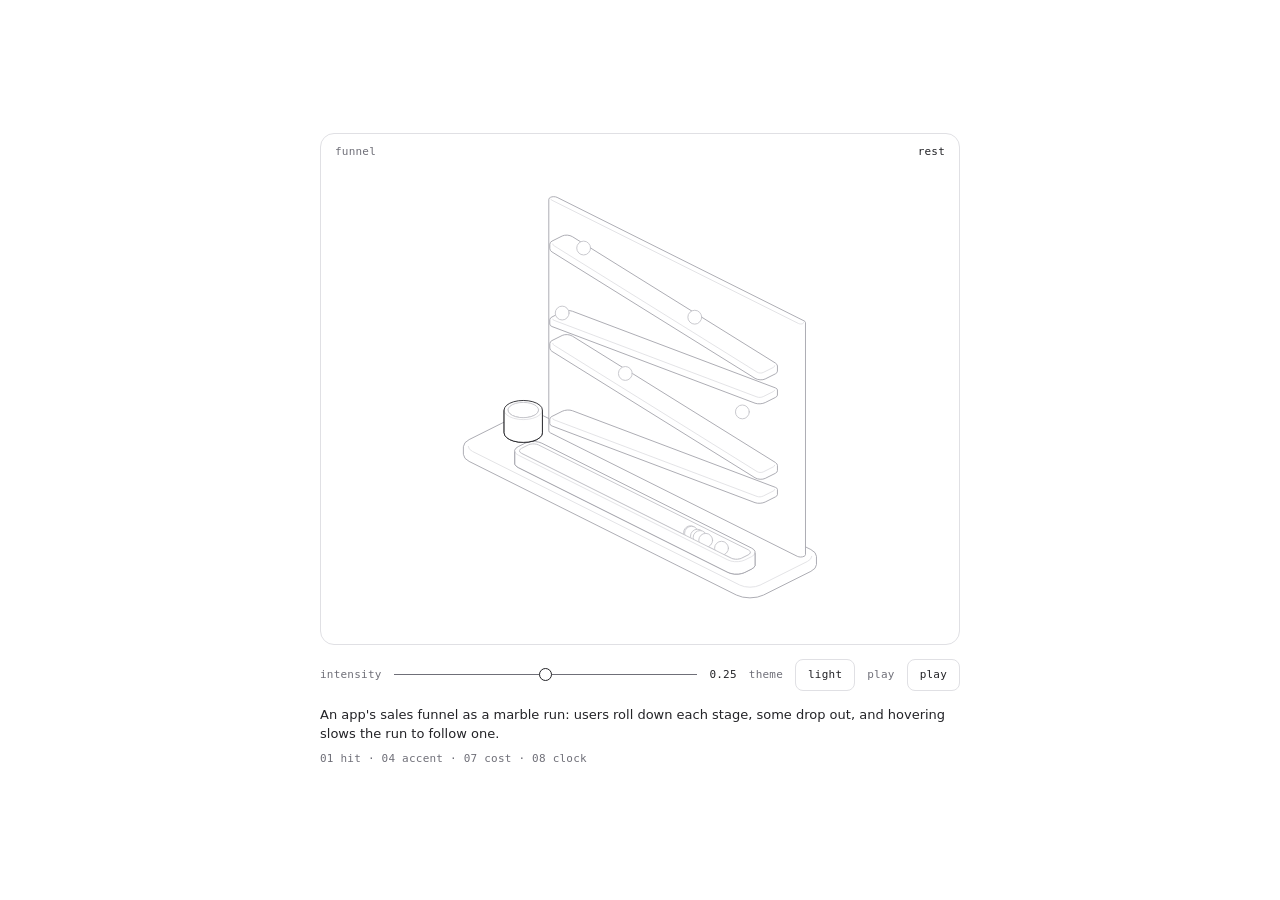
<file: figures/hairline-funnel.html>
<!doctype html>
<html lang="en">
<head>
<meta charset="utf-8">
<meta name="viewport" content="width=device-width, initial-scale=1">
<title>Hairline figure</title>
<link rel="icon" href="data:,">
<style>
  :root { color-scheme: light; --ground: #ffffff; --ink: #232327; --muted: #6f6f78; --line: #e0e0e4; }
  @media (prefers-color-scheme: dark) {
    :root:not([data-theme="light"]) { color-scheme: dark; --ground: #08090a; --ink: #d0d6e0; --muted: #8a8c95; --line: #29292d; }
  }
  :root[data-theme="dark"] { color-scheme: dark; --ground: #08090a; --ink: #d0d6e0; --muted: #8a8c95; --line: #29292d; }
  :root[data-theme="light"] { color-scheme: light; }
  * { box-sizing: border-box; }
  body {
    margin: 0; min-height: 100vh; display: grid; place-items: center; padding: 24px 16px;
    background: var(--ground); color: var(--ink);
    font: 13px/1.5 ui-sans-serif, system-ui, -apple-system, "Segoe UI", sans-serif; -webkit-font-smoothing: antialiased;
  }
  main { width: 100%; max-width: 640px; }
  .plate { position: relative; border: 1px solid var(--line); border-radius: 14px; overflow: hidden; }
  .tag, .label, output, button { font: 11px/1 ui-monospace, SFMono-Regular, Menlo, Consolas, monospace; letter-spacing: 0.02em; }
  .tag { position: absolute; top: 12px; z-index: 1; color: var(--muted); pointer-events: none; }
  #name { left: 14px; }
  #read { right: 14px; color: var(--ink); font-variant-numeric: tabular-nums; }
  .controls { display: flex; flex-wrap: wrap; align-items: center; gap: 4px 12px; margin-top: 14px; }
  .label { color: var(--muted); }
  input[type="range"] {
    flex: 1 1 96px; min-width: 0; height: 32px; margin: 0; background: transparent; cursor: pointer;
    -webkit-appearance: none; appearance: none;
  }
  input[type="range"]::-webkit-slider-runnable-track { height: 1px; background: var(--muted); }
  input[type="range"]::-webkit-slider-thumb {
    -webkit-appearance: none; width: 13px; height: 13px; margin-top: -6px; border-radius: 50%;
    border: 1px solid var(--ink); background: var(--ground);
  }
  input[type="range"]::-moz-range-track { height: 1px; background: var(--muted); }
  input[type="range"]::-moz-range-thumb { width: 11px; height: 11px; border-radius: 50%; border: 1px solid var(--ink); background: var(--ground); }
  input[type="range"]:focus-visible, button:focus-visible { outline: 1.5px solid var(--ink); outline-offset: 2px; }
  output { min-width: 4ch; text-align: right; font-variant-numeric: tabular-nums; }
  button {
    height: 32px; padding: 0 12px; border: 1px solid var(--line); border-radius: 8px;
    background: transparent; color: var(--ink); cursor: pointer;
  }
  #play[aria-pressed="true"] { background: var(--ink); color: var(--ground); border-color: var(--ink); }
  #means { margin: 14px 0 0; text-wrap: pretty; }
  #rules { margin: 6px 0 0; line-height: 1.6; }
  #error { margin: 12px 0 0; padding-left: 10px; border-left: 1px solid var(--ink); }
</style>
</head>
<body>
<main>
  <div class="plate">
    <span class="tag" id="name"></span>
    <span class="tag" id="read"></span>
    <div id="stage"></div>
  </div>
  <div class="controls">
    <label class="label" for="intensity">intensity</label>
    <input id="intensity" type="range" min="0" max="1" step="0.01" value="0.5">
    <output id="value" for="intensity"></output>
    <span class="label">theme</span>
    <button id="theme" type="button" aria-label="Switch between the light and the dark theme"></button>
    <span class="label">play</span>
    <button id="play" type="button" aria-pressed="false">play</button>
  </div>
  <p id="means"></p>
  <p id="rules" class="label"></p>
  <p id="error" role="alert" hidden></p>
</main>
<script id="hl-kernel">
/* hairline kernel sha256:3a19aa2640ba8c6c306184d05fddfbd4f3323a6ebd9217dd3cbb38e9db74991c */
/*
 * HL: everything a figure may call. Read this index; the code under it is the
 * package's src/core, unchanged, and a figure should not need to read it.
 *
 * Every figure is drawn in a 400 × 320 viewBox. World space is x/y on the
 * ground and z up. Plates are filled with the ground colour and painted back
 * to front, so a nearer one covers a farther one: append in that order. At
 * the default camera, Cam(45, 0.5, S), +x runs down to the right and +y down
 * to the left, so the corner with the largest x and y is nearest the viewer:
 * append by ascending x + y, from the far corner (smallest x and y) to it.
 *
 * Camera
 *   Cam(azDeg, k, S)                       a camera: azimuth in degrees, k = sin(elevation) (0.5 is the 2:1 view), S = scale
 *   fit(C, points, cx, cy)                 centres the box of [x, y, z] points on (cx, cy); call it once, before proj
 *                                          it only centres, it never scales: choose S by trying values, with the most extreme pose in points.
 *                                          The six figures use S 1.42 to 2.12; the boxes they fit come out 230 to 310 wide and 180 to 245 tall
 *   proj(C)                                returns P(x, y, z), which gives [sx, sy]
 *   unproj(C, sx, sy, z)                   the world [x, y] under a screen point, on the plane at height z
 *   facing(C)                              returns front(sample): whether a ring sample faces the camera
 * Rounded solids
 *   rrect(u0, v0, u1, v1, r, n)            a rounded rectangle, as a ring of samples {u, v, nu, nv}
 *   circ(R, n)                             a circle, as a ring
 *   rings(x0, y0, x1, y1, r, b)            [ring, inner]: a rounded footprint and its crease ring, inset by b
 *                                          r, the corner radius, is cut to half the shorter side. b, the crease's inset in world units
 *                                          (0.6 to 2.2 in the figures), must stay under half the shorter side or the crease turns inside out
 *   prism(P, front, ring, inner, z0, z1)   {sil, crease}: a solid standing from z0 to z1, as two path strings
 *   ringAt(P, ring, z)                     the ring's points, projected at height z
 *   run(ring, keep)                        the one cyclic run of samples that pass keep
 *   hull(points)                           the convex hull of screen points
 *   extremes(P, ring)                      [left, right, nearest] samples: where dashed drops fall from
 *   fillet(points, radii, n)               rounds every vertex of a closed polygon; returns the new points
 *                                          radii is an array, one radius per vertex, each cut to half its shorter edge; a single number gives NaN.
 *                                          n is the steps round each corner, default 4: each vertex becomes n + 1 points
 *   ghost(P, front, ring, z0, depth)       a reflection's path {d, y0, y1}; reflect() draws it for you
 * Paths and numbers
 *   poly(points)                           a closed path string
 *   open(points)                           an open polyline string
 *   seg(a, b)                              one segment between two screen points [sx, sy], as its own subpath; project world points with P first
 *   clamp(v, a, b)
 *   lerp(a, b, t)
 *   rad(deg)
 *   r2(n)                                  two decimals
 * The continuous clock: one spring per moving number
 *   spring(x, opts)                        at rest on x; write .t to retarget; opts {k, c, m, eps}, default k 100, c 18, m 1
 *   stepS(sp, dt)                          advances by dt seconds; returns whether it is still moving
 * The discrete clock: a 700ms tween on (.32, .72, 0, 1)
 *   tween(v, dur)                          at rest on v; dur defaults to 700 (ms)
 *   tset(tw, to, now, delay)               retargets from where it is, after delay ms: the stagger
 *                                          the same target again does nothing, so calling it on every pointer move is safe
 *   tval(tw, now)                          its value at now
 *   tdone(tw, now)                         whether it has landed
 *   bezier(x1, y1, x2, y2)                 a CSS cubic-bezier, as a function of progress
 *   EASE_LIFT                              the lift curve itself
 *   reducedMotion()                        true when the reader asked for less motion; springs and tweens already land at once
 *   setReducedMotion(on)                   the loop's business, not a figure's
 * Drawing
 *   mk(tag, attrs, parent)                 one svg element: the only way a figure makes a node
 *   solid(parent)                          {g, sil, cr}: a group holding a silhouette path and a crease path
 *   put(solid, paths)                      writes prism()'s {sil, crease} into solid()'s {sil, cr}: sil into sil, crease into cr
 *   flatDot(parent, C, r, cls)             a dot lying on the ground plane; cls is "dot", "dot m" or "dot off"
 *   place(el, point)                       moves a dot or a circle to [sx, sy]
 *   reflect(svg, parent, P, front, ring, z0, depth)   a fading mirror under a solid
 *   fade(svg, y0, y1, a0)                  a vertical fade, as a mask; returns the value for a mask attribute
 * Life
 *   register(stage, tick)                  joins the one frame loop; tick(dt in seconds, now in ms) returns true to ask for another frame; gives {wake, unregister}
 *   pointer(stage, handlers)               {move(point), down(point), leave()}, points in viewBox units; returns its disposer
 *   disposer()                             {add, on, dispose}: collects tear-down, so destroy is bag.dispose
 * The bench's business, not a figure's
 *   css(lightDark)
 *   inject(root)
 *   tour(stage, stops, onStop)             an unseen pointer that walks the stops, [x, y] in viewBox units or null to leave, and gives way to a real one; onStop(i) on each arrival; returns {stop}
 *   LAP                                    the default stops: a diamond around the centre, then a leave
 *
 * Classes, on path, polygon, ellipse and line. They are the whole palette; a
 * figure sets no colour, width or fill of its own.
 *     (none)   filled with the ground colour, medium stroke
 *     sil      the silhouette's stroke        hi    the bright stroke: the only highlight
 *     lo       the dim stroke                 nf    no fill        fo   fill only, no stroke
 *     dash     a dashed guide
 *     dot      a bright dot                   dot m   a medium dot     dot off   a dim dot
 */
var HL = (() => {
  var __defProp = Object.defineProperty;
  var __getOwnPropDesc = Object.getOwnPropertyDescriptor;
  var __getOwnPropNames = Object.getOwnPropertyNames;
  var __hasOwnProp = Object.prototype.hasOwnProperty;
  var __export = (target, all) => {
    for (var name in all)
      __defProp(target, name, { get: all[name], enumerable: true });
  };
  var __copyProps = (to, from, except, desc) => {
    if (from && typeof from === "object" || typeof from === "function") {
      for (let key of __getOwnPropNames(from))
        if (!__hasOwnProp.call(to, key) && key !== except)
          __defProp(to, key, { get: () => from[key], enumerable: !(desc = __getOwnPropDesc(from, key)) || desc.enumerable });
    }
    return to;
  };
  var __toCommonJS = (mod) => __copyProps(__defProp({}, "__esModule", { value: true }), mod);

  // packages/hairline/src/core/kernel.ts
  var kernel_exports = {};
  __export(kernel_exports, {
    Cam: () => Cam,
    EASE_LIFT: () => EASE_LIFT,
    LAP: () => LAP,
    bezier: () => bezier,
    circ: () => circ,
    clamp: () => clamp,
    css: () => css,
    disposer: () => disposer,
    extremes: () => extremes,
    facing: () => facing,
    fade: () => fade,
    fillet: () => fillet,
    fit: () => fit,
    flatDot: () => flatDot,
    ghost: () => ghost,
    hull: () => hull,
    inject: () => inject,
    lerp: () => lerp,
    mk: () => mk,
    open: () => open,
    place: () => place,
    pointer: () => pointer,
    poly: () => poly,
    prism: () => prism,
    proj: () => proj,
    put: () => put,
    r2: () => r2,
    rad: () => rad,
    reducedMotion: () => reducedMotion,
    reflect: () => reflect,
    register: () => register,
    ringAt: () => ringAt,
    rings: () => rings,
    rrect: () => rrect,
    run: () => run,
    seg: () => seg,
    setReducedMotion: () => setReducedMotion,
    solid: () => solid,
    spring: () => spring,
    stepS: () => stepS,
    tdone: () => tdone,
    tour: () => tour,
    tset: () => tset,
    tval: () => tval,
    tween: () => tween,
    unproj: () => unproj
  });

  // packages/hairline/src/core/iso.ts
  var clamp = (v, a, b) => Math.max(a, Math.min(b, v));
  var lerp = (a, b, t) => a + (b - a) * t;
  var rad = (d) => d * Math.PI / 180;
  var r2 = (n) => Math.round(n * 100) / 100;
  var poly = (pts) => "M" + pts.map((p) => r2(p[0]) + " " + r2(p[1])).join("L") + "Z";
  var seg = (a, b) => `M${r2(a[0])} ${r2(a[1])}L${r2(b[0])} ${r2(b[1])}`;
  var open = (pts) => pts.length < 2 ? "" : "M" + pts.map((p) => r2(p[0]) + " " + r2(p[1])).join("L");
  var Cam = (azDeg, k, S) => ({ az: rad(azDeg), k, S, ox: 0, oy: 0 });
  function proj(C) {
    const c = Math.cos(C.az), s = Math.sin(C.az), zf = Math.sqrt(1 - C.k * C.k);
    return (x, y, z) => {
      const X = x * c - y * s, Y = x * s + y * c;
      return [C.ox + C.S * X, C.oy + C.S * (Y * C.k - z * zf)];
    };
  }
  function unproj(C, sx, sy, z) {
    const c = Math.cos(C.az), s = Math.sin(C.az), zf = Math.sqrt(1 - C.k * C.k);
    const X = (sx - C.ox) / C.S, Y = ((sy - C.oy) / C.S + z * zf) / C.k;
    return [X * c + Y * s, -X * s + Y * c];
  }
  function fit(C, pts, cx, cy) {
    C.ox = 0;
    C.oy = 0;
    const P = proj(C);
    let a = 1e9, b = -1e9, c = 1e9, d = -1e9;
    for (const p of pts) {
      const q = P(p[0], p[1], p[2]);
      a = Math.min(a, q[0]);
      b = Math.max(b, q[0]);
      c = Math.min(c, q[1]);
      d = Math.max(d, q[1]);
    }
    C.ox = cx - (a + b) / 2;
    C.oy = cy - (c + d) / 2;
  }
  function rrect(u0, v0, u1, v1, r, n = 4) {
    r = Math.max(0, Math.min(r, (u1 - u0) / 2, (v1 - v0) / 2));
    const out = [];
    for (const [cu, cv, a0] of [[u1 - r, v1 - r, 0], [u0 + r, v1 - r, 90], [u0 + r, v0 + r, 180], [u1 - r, v0 + r, 270]])
      for (let k = 0; k <= n; k++) {
        const a = rad(a0 + 90 * k / n), ca = Math.cos(a), sa = Math.sin(a);
        out.push({ u: cu + r * ca, v: cv + r * sa, nu: ca, nv: sa });
      }
    return out;
  }
  function circ(R, n = 96) {
    const out = [];
    for (let k = 0; k < n; k++) {
      const a = k / n * Math.PI * 2, ca = Math.cos(a), sa = Math.sin(a);
      out.push({ u: R * ca, v: R * sa, nu: ca, nv: sa });
    }
    return out;
  }
  function hull(input) {
    const pts = input.slice().sort((a, b) => a[0] - b[0] || a[1] - b[1]);
    const x = (o, a, b) => (a[0] - o[0]) * (b[1] - o[1]) - (a[1] - o[1]) * (b[0] - o[0]);
    const lo = [], up = [];
    for (const p of pts) {
      while (lo.length > 1 && x(lo[lo.length - 2], lo[lo.length - 1], p) <= 0) lo.pop();
      lo.push(p);
    }
    for (let i = pts.length - 1; i >= 0; i--) {
      const p = pts[i];
      while (up.length > 1 && x(up[up.length - 2], up[up.length - 1], p) <= 0) up.pop();
      up.push(p);
    }
    lo.pop();
    up.pop();
    return lo.concat(up);
  }
  var ringAt = (P, ring, z) => ring.map((q) => P(q.u, q.v, z));
  var facing = (C) => {
    const s = Math.sin(C.az), c = Math.cos(C.az);
    return (q) => q.nu * s + q.nv * c >= -1e-6;
  };
  function run(ring, keep) {
    const n = ring.length;
    let s = -1;
    for (let i = 0; i < n; i++) if (keep(ring[i]) && !keep(ring[(i + n - 1) % n])) {
      s = i;
      break;
    }
    if (s < 0) return keep(ring[0]) ? ring.slice() : [];
    const out = [];
    for (let k = 0; k < n && keep(ring[(s + k) % n]); k++) out.push(ring[(s + k) % n]);
    return out;
  }
  function prism(P, front, ring, inner, z0, z1) {
    return {
      sil: poly(hull(ringAt(P, ring, z1).concat(ringAt(P, ring, z0)))),
      crease: inner ? open(ringAt(P, run(inner, front), z1)) : ""
    };
  }
  var rings = (x0, y0, x1, y1, r, b) => [
    rrect(x0, y0, x1, y1, r),
    rrect(x0 + b, y0 + b, x1 - b, y1 - b, Math.max(0.3, r - b))
  ];
  function extremes(P, ring) {
    const pr = ring.map((q) => P(q.u, q.v, 0));
    let a = 0, b = 0, c = 0;
    pr.forEach((p, k) => {
      if (p[0] < pr[a][0]) a = k;
      if (p[0] > pr[b][0]) b = k;
      if (p[1] > pr[c][1]) c = k;
    });
    return [ring[a], ring[b], ring[c]];
  }
  function fillet(pts, rs, n = 4) {
    const m = pts.length, out = [];
    for (let i = 0; i < m; i++) {
      const a = pts[(i + m - 1) % m], p = pts[i], b = pts[(i + 1) % m];
      const la = Math.hypot(a[0] - p[0], a[1] - p[1]), lb = Math.hypot(b[0] - p[0], b[1] - p[1]);
      const t = Math.min(rs[i], la / 2, lb / 2);
      const p1 = [p[0] + (a[0] - p[0]) / la * t, p[1] + (a[1] - p[1]) / la * t];
      const p2 = [p[0] + (b[0] - p[0]) / lb * t, p[1] + (b[1] - p[1]) / lb * t];
      for (let k = 0; k <= n; k++) {
        const s = k / n, w = 1 - s;
        out.push([w * w * p1[0] + 2 * w * s * p[0] + s * s * p2[0], w * w * p1[1] + 2 * w * s * p[1] + s * s * p2[1]]);
      }
    }
    return out;
  }
  function ghost(P, front, ring, z0, depth) {
    const f = run(ring, front), lowP = ringAt(P, f, z0 - depth);
    return {
      d: open(lowP) + [f[0], f[f.length - 1]].map((q) => seg(P(q.u, q.v, z0), P(q.u, q.v, z0 - depth))).join(""),
      y0: Math.min(...ringAt(P, f, z0).map((p) => p[1])),
      y1: Math.max(...lowP.map((p) => p[1])) + 2
    };
  }

  // packages/hairline/src/core/motion.ts
  var reduced = false;
  var setReducedMotion = (on) => {
    reduced = on;
  };
  var reducedMotion = () => reduced;
  function spring(x, o = {}) {
    return { x, v: 0, t: x, k: o.k ?? 100, c: o.c ?? 18, m: o.m ?? 1, eps: o.eps ?? 0.01 };
  }
  function stepS(sp, dt) {
    if (reduced) {
      sp.x = sp.t;
      sp.v = 0;
      return false;
    }
    const n = Math.max(1, Math.ceil(dt * 240)), h = dt / n;
    for (let i = 0; i < n; i++) {
      const a = (-sp.k * (sp.x - sp.t) - sp.c * sp.v) / sp.m;
      sp.v += a * h;
      sp.x += sp.v * h;
    }
    if (Math.abs(sp.x - sp.t) < sp.eps && Math.abs(sp.v) < sp.eps * 10) {
      sp.x = sp.t;
      sp.v = 0;
      return false;
    }
    return true;
  }
  function bezier(x1, y1, x2, y2) {
    const cx = 3 * x1, bx = 3 * (x2 - x1) - cx, ax = 1 - cx - bx;
    const cy = 3 * y1, by = 3 * (y2 - y1) - cy, ay = 1 - cy - by;
    const X = (u) => ((ax * u + bx) * u + cx) * u;
    const Y = (u) => ((ay * u + by) * u + cy) * u;
    const dX = (u) => (3 * ax * u + 2 * bx) * u + cx;
    return (t) => {
      if (t <= 0) return 0;
      if (t >= 1) return 1;
      let u = t;
      for (let i = 0; i < 8; i++) {
        const e = X(u) - t;
        if (Math.abs(e) < 1e-5) break;
        const d = dX(u);
        if (Math.abs(d) < 1e-6) break;
        u -= e / d;
      }
      if (!(u >= 0 && u <= 1) || Math.abs(X(u) - t) > 1e-4) {
        let lo = 0, hi = 1;
        u = t;
        for (let i = 0; i < 24; i++) {
          if (X(u) < t) lo = u;
          else hi = u;
          u = (lo + hi) / 2;
        }
      }
      return Y(u);
    };
  }
  var EASE_LIFT = bezier(0.32, 0.72, 0, 1);
  var tween = (v, dur = 700) => ({ from: v, to: v, t0: -1e9, dur });
  var tval = (tw, now) => {
    const p = clamp((now - tw.t0) / tw.dur, 0, 1);
    return tw.from + (tw.to - tw.from) * (reduced ? 1 : EASE_LIFT(p));
  };
  var tset = (tw, to, now, delay) => {
    if (tw.to === to) return;
    tw.from = tval(tw, now);
    tw.to = to;
    tw.t0 = now + delay;
  };
  var tdone = (tw, now) => reduced || now >= tw.t0 + tw.dur;

  // packages/hairline/src/core/stage.ts
  var NS = "http://www.w3.org/2000/svg";
  function mk(tag, attrs, parent) {
    const e = document.createElementNS(NS, tag);
    if (attrs) for (const k in attrs) e.setAttribute(k, String(attrs[k]));
    if (parent) parent.appendChild(e);
    return e;
  }
  function solid(parent) {
    const g = mk("g", {}, parent);
    return { g, sil: mk("path", { class: "sil" }, g), cr: mk("path", { class: "nf lo" }, g) };
  }
  var put = (el, s) => {
    el.sil.setAttribute("d", s.sil);
    el.cr.setAttribute("d", s.crease);
  };
  var flatDot = (parent, C, r, cls) => mk("ellipse", { rx: r2(r * C.S), ry: r2(r * C.S * C.k), class: cls }, parent);
  var place = (el, q) => {
    el.setAttribute("cx", String(r2(q[0])));
    el.setAttribute("cy", String(r2(q[1])));
  };
  var fid = 0;
  function fade(svg, y0, y1, a0 = 0.7) {
    const id = "hl-fd" + ++fid, defs = mk("defs", {}, svg);
    const lg = mk("linearGradient", { id: id + "g", gradientUnits: "userSpaceOnUse", x1: 0, y1: r2(y0), x2: 0, y2: r2(y1) }, defs);
    mk("stop", { offset: 0, "stop-color": "#fff", "stop-opacity": a0 }, lg);
    mk("stop", { offset: 1, "stop-color": "#fff", "stop-opacity": 0 }, lg);
    const m = mk("mask", { id, maskUnits: "userSpaceOnUse", x: 0, y: 0, width: 400, height: 320 }, defs);
    mk("rect", { x: 0, y: 0, width: 400, height: 320, fill: `url(#${id}g)` }, m);
    return `url(#${id})`;
  }
  function reflect(svg, parent, P, front, ring, z0, depth) {
    const r = ghost(P, front, ring, z0, depth);
    const gh = mk("g", { class: "ghost", mask: fade(svg, r.y0, r.y1) }, parent);
    mk("path", { d: r.d }, gh);
  }
  var boards = [];
  var byStage = /* @__PURE__ */ new Map();
  var raf = 0;
  var last = 0;
  var io = null;
  var rm = null;
  function frame(now) {
    const dt = Math.min(0.05, Math.max(0, (now - last) / 1e3));
    last = now;
    let any = false;
    for (const b of boards.slice()) if (b.vis && b.awake) {
      try {
        b.awake = !!b.tick(dt, now);
      } catch (err) {
        b.awake = false;
        setTimeout(() => {
          throw err;
        });
      }
      any = any || b.awake;
    }
    raf = any ? requestAnimationFrame(frame) : 0;
  }
  function wake(b) {
    b.awake = true;
    if (!raf) {
      last = performance.now();
      raf = requestAnimationFrame(frame);
    }
  }
  var onMotion = () => {
    setReducedMotion(!!rm?.matches);
    boards.forEach(wake);
  };
  function start() {
    if (io) return;
    io = new IntersectionObserver((es) => {
      for (const e of es) {
        const set = byStage.get(e.target);
        if (!set) continue;
        for (const b of set) {
          b.vis = e.isIntersecting;
          if (b.vis) wake(b);
        }
      }
    }, { rootMargin: "80px" });
    rm = matchMedia("(prefers-reduced-motion: reduce)");
    setReducedMotion(rm.matches);
    rm.addEventListener("change", onMotion);
  }
  function stop() {
    if (raf) cancelAnimationFrame(raf);
    raf = 0;
    io?.disconnect();
    io = null;
    rm?.removeEventListener("change", onMotion);
    rm = null;
  }
  function register(stage, tick) {
    start();
    const b = { stage, tick, vis: false, awake: true };
    boards.push(b);
    const peers = byStage.get(stage);
    if (peers) {
      for (const p of peers) b.vis = p.vis;
      peers.add(b);
      if (b.vis) wake(b);
    } else {
      byStage.set(stage, /* @__PURE__ */ new Set([b]));
      io.observe(stage);
    }
    tick(0, performance.now());
    let gone = false;
    return {
      wake: () => {
        if (!gone) wake(b);
      },
      unregister: () => {
        if (gone) return;
        gone = true;
        boards = boards.filter((x) => x !== b);
        const set = byStage.get(stage);
        if (set) {
          set.delete(b);
          if (!set.size) {
            byStage.delete(stage);
            io?.unobserve(stage);
          }
        }
        if (!boards.length) stop();
      }
    };
  }
  var handlers = /* @__PURE__ */ new WeakMap();
  var touring = /* @__PURE__ */ new WeakMap();
  function pointer(stage, on) {
    handlers.set(stage, on);
    let tm = 0;
    const pt = (e) => {
      const r = stage.getBoundingClientRect();
      return [(e.clientX - r.left) / r.width * 400, (e.clientY - r.top) / r.height * 320];
    };
    const move = (e) => {
      clearTimeout(tm);
      touring.get(stage)?.hold();
      on.move(pt(e), e);
    };
    const down = (e) => {
      clearTimeout(tm);
      touring.get(stage)?.hold();
      if (e.pointerType !== "mouse") stage.releasePointerCapture?.(e.pointerId);
      if (on.down) on.down(pt(e), e);
      else on.move(pt(e), e);
    };
    const leave = (e) => {
      clearTimeout(tm);
      tm = window.setTimeout(() => {
        on.leave(e);
        touring.get(stage)?.release();
      }, e.pointerType === "mouse" ? 0 : 1400);
    };
    stage.addEventListener("pointermove", move);
    stage.addEventListener("pointerdown", down);
    stage.addEventListener("pointerleave", leave);
    return () => {
      clearTimeout(tm);
      if (handlers.get(stage) === on) handlers.delete(stage);
      stage.removeEventListener("pointermove", move);
      stage.removeEventListener("pointerdown", down);
      stage.removeEventListener("pointerleave", leave);
    };
  }
  var LAP = [[128, 150], [200, 118], [272, 150], [200, 206], null];
  var TRAVEL = 900;
  var DWELL = 1200;
  var REST = 1800;
  var RESUME = 1200;
  var STAGGER = 450;
  var GHOST = { pointerType: "ghost" };
  var started = 0;
  function entry([x, y]) {
    const dx = x - 200, dy = y - 160;
    if (!dx && !dy) return [200, 320];
    const k = Math.min(dx ? (dx > 0 ? 200 : -200) / dx : Infinity, dy ? (dy > 0 ? 160 : -160) / dy : Infinity);
    return [200 + dx * k, 160 + dy * k];
  }
  function tour(stage, stops, onStop) {
    let i = 0;
    let wait = RESUME + STAGGER * (started++ % 4);
    let t = -1;
    let at = null;
    let origin = [200, 320];
    let hand = false, keys = stage.contains(stage.ownerDocument.activeElement);
    let gone = false;
    const leave = () => {
      at = null;
      t = -1;
      handlers.get(stage)?.leave(GHOST);
    };
    const tick = (dt) => {
      if (hand || keys || !stops.length) return false;
      if (reducedMotion()) {
        if (at) leave();
        return false;
      }
      if (wait > 0) {
        wait -= dt * 1e3;
        return true;
      }
      const stop2 = stops[i];
      if (stop2 === null) {
        if (at) leave();
        onStop?.(i);
        i = (i + 1) % stops.length;
        wait = REST;
        return true;
      }
      const h = handlers.get(stage);
      if (!h) return true;
      if (t < 0) {
        origin = at ?? entry(stop2);
        t = 0;
      }
      t = Math.min(TRAVEL, t + dt * 1e3);
      const k = EASE_LIFT(t / TRAVEL);
      at = [origin[0] + (stop2[0] - origin[0]) * k, origin[1] + (stop2[1] - origin[1]) * k];
      h.move(at, GHOST);
      if (t < TRAVEL) return true;
      onStop?.(i);
      i = (i + 1) % stops.length;
      t = -1;
      wait = DWELL;
      return true;
    };
    const take = () => {
      at = null;
      t = -1;
    };
    const give = () => {
      if (hand || keys) return;
      i = 0;
      t = -1;
      wait = RESUME;
      board.wake();
    };
    const me = {
      hold: () => {
        hand = true;
        take();
      },
      release: () => {
        if (!hand) return;
        hand = false;
        give();
      }
    };
    const focusIn = () => {
      keys = true;
      take();
    };
    const focusOut = (e) => {
      if (keys && !stage.contains(e.relatedTarget)) {
        keys = false;
        give();
      }
    };
    stage.addEventListener("focusin", focusIn);
    stage.addEventListener("focusout", focusOut);
    touring.set(stage, me);
    const board = register(stage, tick);
    return {
      stop: () => {
        if (gone) return;
        gone = true;
        board.unregister();
        stage.removeEventListener("focusin", focusIn);
        stage.removeEventListener("focusout", focusOut);
        if (touring.get(stage) === me) touring.delete(stage);
        if (at) leave();
      }
    };
  }
  function disposer() {
    let fns = [];
    return {
      add: (fn) => {
        fns.push(fn);
      },
      on: (target, type, fn, opts) => {
        const h = fn;
        target.addEventListener(type, h, opts);
        fns.push(() => target.removeEventListener(type, h, opts));
      },
      dispose: () => {
        const run2 = fns;
        fns = [];
        for (let i = run2.length - 1; i >= 0; i--) run2[i]();
      }
    };
  }

  // packages/hairline/src/core/styles.ts
  var LIGHT = { plate: "#ffffff", hi: "#232327", edge: "#a4a4ac", mid: "#c3c3c9", lo: "#e0e0e4" };
  var DARK = { plate: "#08090a", hi: "#d0d6e0", edge: "#5b5d64", mid: "#3e3e44", lo: "#29292d" };
  var KEYS = ["plate", "hi", "edge", "mid", "lo"];
  var vars = (p) => KEYS.map((k) => `--hl-${k}:var(--hairline-${k},${p[k]});`).join("");
  var EASE = "cubic-bezier(0.5,0,0.1,1)";
  var SVG = ":where([data-hairline]>svg)";
  function css(lightDark) {
    const both = Object.fromEntries(KEYS.map((k) => [k, `light-dark(${LIGHT[k]},${DARK[k]})`]));
    return [
      // the box, and the palette: light unless something below says otherwise
      `:where([data-hairline]){display:block;position:relative;aspect-ratio:5/4;touch-action:pan-y;user-select:none;-webkit-user-select:none;--hl-sw:var(--hairline-stroke,0.9);${vars(LIGHT)}}`,
      // the page's color-scheme
      lightDark ? `:where([data-hairline]){${vars(both)}}` : "",
      // an ancestor that says dark
      `:where(.dark,[data-theme="dark"]) :where([data-hairline]){${vars(DARK)}}`,
      // the figure's own theme option
      `:where([data-hairline][data-hairline-theme="light"]){${vars(LIGHT)}}`,
      `:where([data-hairline][data-hairline-theme="dark"]){${vars(DARK)}}`,
      `:where([data-hairline]:focus-visible){outline:1.5px solid var(--hl-hi);outline-offset:2px}`,
      `${SVG}{position:absolute;inset:0;width:100%;height:100%;display:block}`,
      // Riffle's live region: read, not seen
      `:where([data-hairline]>[data-hairline-live]){position:absolute;width:1px;height:1px;margin:-1px;padding:0;border:0;overflow:hidden;clip-path:inset(50%);white-space:nowrap}`,
      // the drawing: plates are filled with the plate colour and painted back to front
      `${SVG} :where(path,polygon,ellipse,line){fill:var(--hl-plate);stroke:var(--hl-mid);stroke-width:var(--hl-sw);vector-effect:non-scaling-stroke;stroke-linejoin:round;stroke-linecap:round;transition:stroke 260ms ${EASE}}`,
      `${SVG} :where(.nf){fill:none}`,
      `${SVG} :where(.fo){stroke:none}`,
      `${SVG} :where(.sil){stroke:var(--hl-edge)}`,
      `${SVG} :where(.hi){stroke:var(--hl-hi)}`,
      `${SVG} :where(.lo){stroke:var(--hl-lo)}`,
      `${SVG} :where(.dash){stroke-dasharray:1 3}`,
      `${SVG} :where(.dot){stroke:none;fill:var(--hl-hi);transition:fill 260ms ${EASE}}`,
      `${SVG} :where(.dot.m){fill:var(--hl-edge)}`,
      `${SVG} :where(.dot.off){fill:var(--hl-lo)}`,
      `${SVG} :where(.ghost path){fill:none;stroke:var(--hl-mid)}`
    ].join("");
  }
  var done = /* @__PURE__ */ new WeakSet();
  function inject(root) {
    if (done.has(root)) return;
    done.add(root);
    const doc = root.nodeType === 9 ? root : root.ownerDocument;
    const win = doc.defaultView;
    const text = css(!!win?.CSS?.supports?.("color", "light-dark(#000,#fff)"));
    if (win && "adoptedStyleSheets" in root) {
      try {
        const sheet = new win.CSSStyleSheet();
        sheet.replaceSync(text);
        root.adoptedStyleSheets = [...root.adoptedStyleSheets, sheet];
        return;
      } catch {
      }
    }
    const style = doc.createElement("style");
    style.setAttribute("data-hairline-style", "");
    style.textContent = text;
    (root.nodeType === 9 ? doc.head ?? doc.documentElement : root).appendChild(style);
  }
  return __toCommonJS(kernel_exports);
})();
/* /hairline kernel */
</script>
<script id="hl-bench">
/*
 * The bench: the page a figure is shown on. It makes the host and the svg the
 * way the package's mount does, hands them to the figure, and owns everything
 * around it: the read-out, the slider, the theme, the line under the stage.
 */
(() => {
  const RULES = ["hit", "order", "reach", "accent", "rest", "honesty", "cost", "clock", "radius", "quiet"];
  const $ = (id) => document.getElementById(id);
  const root = document.documentElement, params = new URLSearchParams(location.search);

  /* the theme: the system's until the switch is pressed, then the switch's */
  const dark = () => (root.dataset.theme ? root.dataset.theme === "dark" : matchMedia("(prefers-color-scheme: dark)").matches);
  const label = () => { $("theme").textContent = dark() ? "dark" : "light"; };
  $("theme").addEventListener("click", () => { root.dataset.theme = dark() ? "light" : "dark"; label(); });
  /* ?theme=light or ?theme=dark wins over the system's, as pressing the switch does */
  if (["light", "dark"].includes(params.get("theme"))) root.dataset.theme = params.get("theme");
  label();

  /* ?intensity=0 sets the slider before the figure mounts, for a look at either end */
  const i = (params.get("intensity") || "").trim();
  if (i && Number.isFinite(Number(i))) $("intensity").value = String(Math.min(1, Math.max(0, Number(i))));

  /* ?w=240 narrows the page, for a look at the size of a thumbnail */
  const w = Number(params.get("w"));
  if (w > 0) document.querySelector("main").style.maxWidth = w + "px";

  /* a figure that fails says so under the stage, instead of leaving an empty plate */
  addEventListener("error", (e) => {
    $("error").hidden = false;
    $("error").textContent = String((e.error && e.error.message) || e.message);
  });

  let mounted = false;
  window.hairline = (figure) => {
    if (mounted) throw new Error("hairline: one figure per page.");
    mounted = true;
    const stage = $("stage"), slider = $("intensity");

    /* intensity to the figure's own number: two straight lines that meet at 0.5, as in the package */
    const [lo, mid, hi] = figure.range;
    const at = (i) => Math.round((i <= 0.5 ? lo + (i / 0.5) * (mid - lo) : mid + ((i - 0.5) / 0.5) * (hi - mid)) * 1000) / 1000;

    HL.inject(document);
    stage.setAttribute("data-hairline", figure.name);
    stage.setAttribute("role", "img");
    stage.setAttribute("aria-label", figure.means);
    const svg = HL.mk("svg", { viewBox: "0 0 400 320", "aria-hidden": "true" }, stage);

    let text = null;
    const read = {
      get textContent() { return text; },
      set textContent(value) { text = value == null ? "" : String(value); $("read").textContent = text; },
    };

    document.title = "Hairline · " + figure.name;
    $("name").textContent = figure.name;
    $("means").textContent = figure.means;
    $("rules").textContent = figure.rules.map((n) => String(n).padStart(2, "0") + " " + RULES[n - 1]).join(" · ");
    const show = () => { $("value").textContent = String(at(Number(slider.value))); };
    show();

    const handle = figure.mount({ stage, svg, read }, at(Number(slider.value)));
    if (text === null) read.textContent = "rest";
    slider.addEventListener("input", () => { show(); handle.set(at(Number(slider.value))); });
    window.hairline.figure = handle;

    /* play: an unseen pointer walks the figure's tour (or HL.LAP) until a hand arrives; ?play=1 starts it on load */
    const play = $("play");
    window.hairline.playing = null;
    play.addEventListener("click", () => {
      const was = play.getAttribute("aria-pressed") === "true";
      if (was) { window.hairline.playing.stop(); window.hairline.playing = null; }
      else window.hairline.playing = HL.tour(stage, figure.tour || HL.LAP, (i) => { if (window.hairline.onStop) window.hairline.onStop(i); });
      play.setAttribute("aria-pressed", String(!was));
    });
    if (params.get("play") === "1") play.click();

    /* ?at=200,160 holds the pointer at a viewBox point, for a picture of the answer without a mouse */
    const p = (params.get("at") || "").split(",").map(Number);
    if (p.length === 2 && p.every(Number.isFinite)) {
      const r = stage.getBoundingClientRect();
      stage.dispatchEvent(new PointerEvent("pointermove", {
        pointerType: "mouse", pointerId: 1, bubbles: true,
        clientX: r.left + (p[0] / 400) * r.width, clientY: r.top + (p[1] / 320) * r.height,
      }));
    }
  };
})();
</script>
<script type="module" id="hl-figure">
/**
 * Funnel: an app's sales funnel as a marble run. Four ramps zigzag down a
 * backboard, one per stage: visit, install, sign-up, trial. Marbles (users)
 * roll down them; at the end of each ramp most carry on to the next, and the
 * rest roll off the front lip into a long catch tray, where they pile up for
 * the lap. The few that clear every ramp drop into the cup at the foot: paid.
 * Which marbles fall is decided per lap from each stage's pass rate.
 *
 * The run never stops. Hovering springs the clock's rate down to the slider's
 * value, so a marble can be followed; the ramp nearest the pointer slides
 * forward off the board on the lift curve, carrying its marbles, and takes the
 * bright edge with them; its stage and pass rate go to the read-out. At rest the cup is lit: it is where the funnel ends.
 *
 * Picking measures the pointer against the ramps' resting centre lines, never
 * against a ramp's slide or a marble, so a marble rolling past cannot change the choice.
 */
const {
  Cam, circ, clamp, facing, fit, hull, lerp, open, poly, prism, proj, r2, reducedMotion, ringAt, rings,
  rrect, run, spring, stepS, tdone, tset, tval, tween, disposer, mk, place, pointer, put, register, solid,
} = HL;

const BL = 150, BH = 112, RW = 12, RT = 2.5, R = 3.4, NM = 11, LAP = 6, SPEED = 0.55;
const NAME = ["visit", "install", "sign-up", "trial", "paid"], PASS = [0.45, 0.6, 0.55, 0.4];
/** Each ramp: x where marbles start, x where they leave, and the ramp's height at each. */
const RAMP = [[15, 135, 100, 88], [135, 15, 76, 64], [15, 135, 52, 40], [135, 15, 28, 16]];
const CUP = [-6, 8], CR = 8, CH = 11, PULL = 14;

const LR = (pts) => (pts[0][0] <= pts[pts.length - 1][0] ? pts : pts.slice().reverse());
const at = (ring, cx, cy) => ring.map((q) => ({ ...q, u: q.u + cx, v: q.v + cy }));
const rnd = (j, lap, k) => { const s = Math.sin(j * 127.1 + lap * 311.7 + k * 74.7) * 43758.5453; return s - Math.floor(s); };
const zr = (k, x) => { const [xs, xe, zs, ze] = RAMP[k]; return lerp(zs, ze, (x - xs) / (xe - xs)); };

/** An open vessel of height h: `far` is painted before the marbles, `near` (its front wall) after them. */
function vessel(P, front, outer, inner, h) {
  const far = [[poly(hull(ringAt(P, outer, 0).concat(ringAt(P, outer, h)))), "sil"], [poly(ringAt(P, inner, h)), "nf"]];
  const iF = LR(ringAt(P, run(inner, front), h)), oT = LR(ringAt(P, run(outer, front), h)), oB = LR(ringAt(P, run(outer, front), 0));
  const near = [
    [poly([...iF, oT[oT.length - 1], ...oB.slice().reverse(), oT[0]]), "fo"],
    [open(oT), "nf lo"],
    [open(iF), "nf"],
    [open([oT[0], ...oB, oT[oT.length - 1]]), "nf sil"],
  ];
  return { far, near };
}

/** Where marble j is at clock time c, with each ramp pulled forward by pl[k]: world centre, its stage (-1 between or fallen), its size. */
function where(j, c, pl) {
  const q = j / NM + (c * SPEED) / LAP, lap = Math.floor(q);
  let t = (q - lap) * LAP;
  const a = clamp(Math.min(t / 0.15, (LAP - t) / 0.3), 0, 1), s = a * a * (3 - 2 * a);
  let fate = 4;
  for (let k = 3; k >= 0; k--) if (rnd(j, lap, k) > PASS[k]) fate = k;
  for (let k = 0; k < 4; k++) {
    const [xs, xe, , ze] = RAMP[k];
    const y0 = RW / 2 + pl[k];
    if (t < 1) { const x = lerp(xs, xe, t ** 1.25); return { x, y: y0, z: zr(k, x) + R, k, s }; }
    t -= 1;
    if (fate === k) {
      // off the front lip and down into the tray, rolling a little way along it
      const u = Math.min(t / 0.5, 1), lx = xe + (xe > 70 ? -1 : 1) * (4 + 24 * rnd(j, lap, 9));
      return { x: lerp(xe, lx, u), y: lerp(y0, 23, u), z: lerp(ze + R, 1 + R, u * u), k: -1, s };
    }
    if (k === 3) {
      const u = Math.min(t / 0.5, 1);
      return { x: lerp(xe, CUP[0], u), y: lerp(y0, CUP[1], u), z: lerp(ze + R, 2 + R, u * u), k: 4, s };
    }
    if (t < 0.25) { const u = t / 0.25; return { x: xe, y: lerp(y0, RW / 2 + pl[k + 1], u), z: lerp(ze + R, RAMP[k + 1][2] + R, u * u), k: -1, s }; }
    t -= 0.25;
  }
  return { x: CUP[0], y: CUP[1], z: 2 + R, k: 4, s };
}

function mount({ stage, svg, read }, value) {
  const bag = disposer();
  let slow = value, over = null, act = -2, clock = 3.2;
  const rate = spring(1, { eps: 0.002 });

  const C = Cam(45, 0.5, 1.5);
  fit(C, [[-18, -8, -4], [156, 36, -4], [156, -8, -4], [-18, 36, -4], [0, -4, BH], [BL, -4, BH], [-18, 36, 0]], 200, 166);
  const P = proj(C), front = facing(C);
  const g = mk("g", {}, svg);

  const [br, bi] = rings(-18, -8, 156, 36, 8, 2);
  put(solid(g), prism(P, front, br, bi, -4, 0));
  const [wr, wi] = rings(0, -4, BL, 0, 2, 0.8);
  put(solid(g), prism(P, front, wr, wi, 0, BH));

  // the ramps share one group, so the one sliding out (or back) can be painted last, in front of the rest
  const rg = mk("g", {}, g);
  let front0 = -1;
  const ramps = RAMP.map((Rp, k) => {
    const lo = Math.min(Rp[0], Rp[1]) - 3, hi = Math.max(Rp[0], Rp[1]) + 3;
    const outer = rrect(lo, 0, hi, RW, 3, 4), inner = rrect(lo + 1.2, 1.2, hi - 1.2, RW - 1.2, 1.8, 4);
    const el = solid(rg);
    const draw = (pl) => {
      const w = (q, dz = 0) => P(q.u, q.v + pl, zr(k, q.u) + dz);
      put(el, { sil: poly(hull(outer.map((q) => w(q)).concat(outer.map((q) => w(q, -RT))))), crease: open(run(inner, front).map((q) => w(q))) });
    };
    draw(0);
    return { el, draw, tw: tween(0), drawn: 0, a: P(lo, RW / 2, zr(k, lo) + R), b: P(hi, RW / 2, zr(k, hi) + R) };
  });

  const tray = vessel(P, front, rrect(8, 16, 142, 30, 5, 5), rrect(10, 18, 140, 28, 3, 5), 6);
  const cup = vessel(P, front, at(circ(CR, 24), ...CUP), at(circ(CR - 1.6, 24), ...CUP), CH);
  const draw = (list) => list.map(([d, cls]) => mk("path", { d, class: cls }, g));
  draw(tray.far);
  const cupFar = draw(cup.far);
  const layer = mk("g", {}, g), pool = [];
  for (let j = 0; j < NM; j++) pool.push(mk("ellipse", { rx: 0, ry: 0 }, layer));
  draw(tray.near);
  const cupNear = draw(cup.near);
  const cupMid = P(CUP[0], CUP[1], CH / 2);

  /** The ramp whose fixed centre line is nearest the pointer, or the cup (4); -1 when nothing is within reach. */
  function pick(p) {
    if (!p) return -1;
    const near = (a, b) => {
      const dx = b[0] - a[0], dy = b[1] - a[1], u = clamp(((p[0] - a[0]) * dx + (p[1] - a[1]) * dy) / (dx * dx + dy * dy), 0, 1);
      return Math.hypot(p[0] - a[0] - u * dx, p[1] - a[1] - u * dy);
    };
    const d = ramps.map((r) => near(r.a, r.b)).concat(Math.hypot(p[0] - cupMid[0], p[1] - cupMid[1]));
    const best = d.indexOf(Math.min(...d));
    return d[best] < 20 ? best : -1;
  }

  function setAct(a) {
    if (a === act) return;
    const now = performance.now(), from = a >= 0 && a < 4 ? a : Math.max(0, Math.min(act, 3));
    act = a;
    ramps.forEach((r, k) => { r.el.sil.classList.toggle("hi", k === a); tset(r.tw, k === a ? PULL : 0, now, Math.abs(k - from) * 40); });
    const lit = a < 0 || a === 4;
    cupFar[0].classList.toggle("hi", lit);
    cupNear[3].classList.toggle("hi", lit);
    read.textContent = a < 0 ? "rest" : `0${a + 1} · ${NAME[a]}` + (a < 4 ? ` · ${Math.round(PASS[a] * 100)}%` : "");
  }

  const B = register(stage, (dt, now) => {
    stepS(rate, dt);
    const pl = ramps.map((r) => {
      const v = tval(r.tw, now);
      if (v !== r.drawn) { r.drawn = v; r.draw(v); }
      return v;
    });
    const out = pl.indexOf(Math.max(...pl)), lead = pl[out] > 0.01 ? out : -1;
    if (lead !== front0) { front0 = lead; if (lead >= 0) rg.appendChild(ramps[lead].el.g); else ramps.forEach((r) => rg.appendChild(r.el.g)); }
    if (!over) rate.t = reducedMotion() ? 0 : 1;
    clock += dt * rate.x;
    // nearer marbles last: pool order is paint order, so the sorted marbles are dealt into it
    const ms = Array.from({ length: NM }, (_, j) => where(j, clock, pl)).sort((m, n) => (m.x + m.y) * 0.61 + m.z * 0.5 - ((n.x + n.y) * 0.61 + n.z * 0.5));
    ms.forEach((m, i) => {
      const el = pool[i];
      if (m.s < 0.05) { el.setAttribute("visibility", "hidden"); return; }
      el.removeAttribute("visibility");
      place(el, P(m.x, m.y, m.z));
      el.setAttribute("rx", r2(R * C.S * 0.85 * m.s));
      el.setAttribute("ry", r2(R * C.S * 0.85 * m.s));
      el.setAttribute("class", act >= 0 && m.k === act ? "hi" : "");
    });
    return !(reducedMotion() && !over && rate.x === 0 && ramps.every((r) => tdone(r.tw, now)));
  });
  bag.add(B.unregister);

  bag.add(pointer(stage, {
    move: (p) => { over = p; rate.t = slow; setAct(pick(p)); B.wake(); },
    leave: () => { over = null; setAct(-1); B.wake(); },
  }));
  bag.add(() => svg.replaceChildren());
  setAct(-1);

  return {
    set: (v) => { slow = v; if (over) rate.t = v; B.wake(); },
    destroy: bag.dispose,
  };
}

hairline({
  name: "funnel",
  means: "An app's sales funnel as a marble run: users roll down each stage, some drop out, and hovering slows the run to follow one.",
  rules: [1, 4, 7, 8],
  range: [0.5, 0.25, 0.1],
  tour: [[215, 85], [215, 154], [127, 180], null],
  mount,
});
</script>
</body>
</html>
</file>
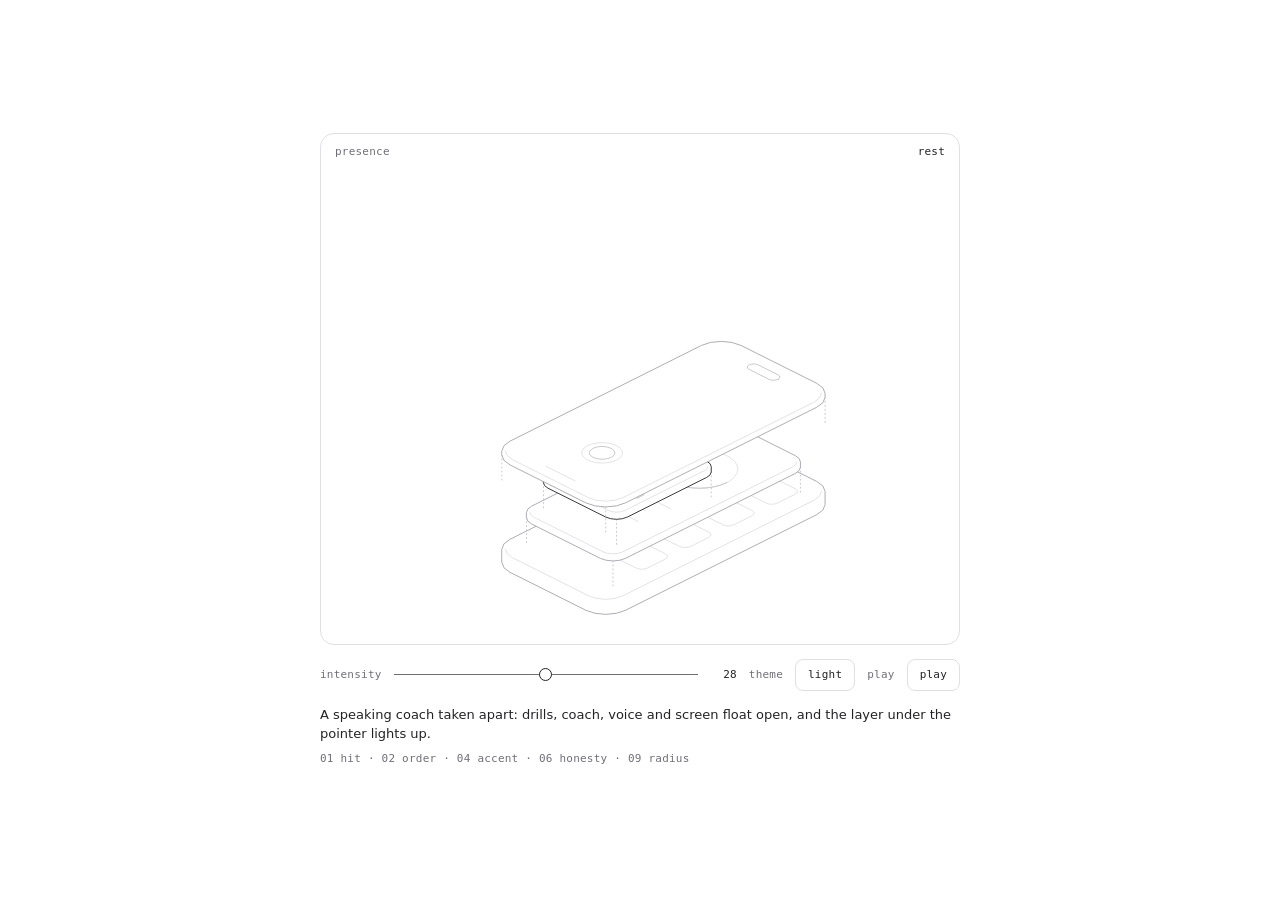
<file: figures/hairline-presence.html>
<!doctype html>
<html lang="en">
<head>
<meta charset="utf-8">
<meta name="viewport" content="width=device-width, initial-scale=1">
<title>Hairline figure</title>
<link rel="icon" href="data:,">
<style>
  :root { color-scheme: light; --ground: #ffffff; --ink: #232327; --muted: #6f6f78; --line: #e0e0e4; }
  @media (prefers-color-scheme: dark) {
    :root:not([data-theme="light"]) { color-scheme: dark; --ground: #08090a; --ink: #d0d6e0; --muted: #8a8c95; --line: #29292d; }
  }
  :root[data-theme="dark"] { color-scheme: dark; --ground: #08090a; --ink: #d0d6e0; --muted: #8a8c95; --line: #29292d; }
  :root[data-theme="light"] { color-scheme: light; }
  * { box-sizing: border-box; }
  body {
    margin: 0; min-height: 100vh; display: grid; place-items: center; padding: 24px 16px;
    background: var(--ground); color: var(--ink);
    font: 13px/1.5 ui-sans-serif, system-ui, -apple-system, "Segoe UI", sans-serif; -webkit-font-smoothing: antialiased;
  }
  main { width: 100%; max-width: 640px; }
  .plate { position: relative; border: 1px solid var(--line); border-radius: 14px; overflow: hidden; }
  .tag, .label, output, button { font: 11px/1 ui-monospace, SFMono-Regular, Menlo, Consolas, monospace; letter-spacing: 0.02em; }
  .tag { position: absolute; top: 12px; z-index: 1; color: var(--muted); pointer-events: none; }
  #name { left: 14px; }
  #read { right: 14px; color: var(--ink); font-variant-numeric: tabular-nums; }
  .controls { display: flex; flex-wrap: wrap; align-items: center; gap: 4px 12px; margin-top: 14px; }
  .label { color: var(--muted); }
  input[type="range"] {
    flex: 1 1 96px; min-width: 0; height: 32px; margin: 0; background: transparent; cursor: pointer;
    -webkit-appearance: none; appearance: none;
  }
  input[type="range"]::-webkit-slider-runnable-track { height: 1px; background: var(--muted); }
  input[type="range"]::-webkit-slider-thumb {
    -webkit-appearance: none; width: 13px; height: 13px; margin-top: -6px; border-radius: 50%;
    border: 1px solid var(--ink); background: var(--ground);
  }
  input[type="range"]::-moz-range-track { height: 1px; background: var(--muted); }
  input[type="range"]::-moz-range-thumb { width: 11px; height: 11px; border-radius: 50%; border: 1px solid var(--ink); background: var(--ground); }
  input[type="range"]:focus-visible, button:focus-visible { outline: 1.5px solid var(--ink); outline-offset: 2px; }
  output { min-width: 4ch; text-align: right; font-variant-numeric: tabular-nums; }
  button {
    height: 32px; padding: 0 12px; border: 1px solid var(--line); border-radius: 8px;
    background: transparent; color: var(--ink); cursor: pointer;
  }
  #play[aria-pressed="true"] { background: var(--ink); color: var(--ground); border-color: var(--ink); }
  #means { margin: 14px 0 0; text-wrap: pretty; }
  #rules { margin: 6px 0 0; line-height: 1.6; }
  #error { margin: 12px 0 0; padding-left: 10px; border-left: 1px solid var(--ink); }
</style>
</head>
<body>
<main>
  <div class="plate">
    <span class="tag" id="name"></span>
    <span class="tag" id="read"></span>
    <div id="stage"></div>
  </div>
  <div class="controls">
    <label class="label" for="intensity">intensity</label>
    <input id="intensity" type="range" min="0" max="1" step="0.01" value="0.5">
    <output id="value" for="intensity"></output>
    <span class="label">theme</span>
    <button id="theme" type="button" aria-label="Switch between the light and the dark theme"></button>
    <span class="label">play</span>
    <button id="play" type="button" aria-pressed="false">play</button>
  </div>
  <p id="means"></p>
  <p id="rules" class="label"></p>
  <p id="error" role="alert" hidden></p>
</main>
<script id="hl-kernel">
/* hairline kernel sha256:3a19aa2640ba8c6c306184d05fddfbd4f3323a6ebd9217dd3cbb38e9db74991c */
/*
 * HL: everything a figure may call. Read this index; the code under it is the
 * package's src/core, unchanged, and a figure should not need to read it.
 *
 * Every figure is drawn in a 400 × 320 viewBox. World space is x/y on the
 * ground and z up. Plates are filled with the ground colour and painted back
 * to front, so a nearer one covers a farther one: append in that order. At
 * the default camera, Cam(45, 0.5, S), +x runs down to the right and +y down
 * to the left, so the corner with the largest x and y is nearest the viewer:
 * append by ascending x + y, from the far corner (smallest x and y) to it.
 *
 * Camera
 *   Cam(azDeg, k, S)                       a camera: azimuth in degrees, k = sin(elevation) (0.5 is the 2:1 view), S = scale
 *   fit(C, points, cx, cy)                 centres the box of [x, y, z] points on (cx, cy); call it once, before proj
 *                                          it only centres, it never scales: choose S by trying values, with the most extreme pose in points.
 *                                          The six figures use S 1.42 to 2.12; the boxes they fit come out 230 to 310 wide and 180 to 245 tall
 *   proj(C)                                returns P(x, y, z), which gives [sx, sy]
 *   unproj(C, sx, sy, z)                   the world [x, y] under a screen point, on the plane at height z
 *   facing(C)                              returns front(sample): whether a ring sample faces the camera
 * Rounded solids
 *   rrect(u0, v0, u1, v1, r, n)            a rounded rectangle, as a ring of samples {u, v, nu, nv}
 *   circ(R, n)                             a circle, as a ring
 *   rings(x0, y0, x1, y1, r, b)            [ring, inner]: a rounded footprint and its crease ring, inset by b
 *                                          r, the corner radius, is cut to half the shorter side. b, the crease's inset in world units
 *                                          (0.6 to 2.2 in the figures), must stay under half the shorter side or the crease turns inside out
 *   prism(P, front, ring, inner, z0, z1)   {sil, crease}: a solid standing from z0 to z1, as two path strings
 *   ringAt(P, ring, z)                     the ring's points, projected at height z
 *   run(ring, keep)                        the one cyclic run of samples that pass keep
 *   hull(points)                           the convex hull of screen points
 *   extremes(P, ring)                      [left, right, nearest] samples: where dashed drops fall from
 *   fillet(points, radii, n)               rounds every vertex of a closed polygon; returns the new points
 *                                          radii is an array, one radius per vertex, each cut to half its shorter edge; a single number gives NaN.
 *                                          n is the steps round each corner, default 4: each vertex becomes n + 1 points
 *   ghost(P, front, ring, z0, depth)       a reflection's path {d, y0, y1}; reflect() draws it for you
 * Paths and numbers
 *   poly(points)                           a closed path string
 *   open(points)                           an open polyline string
 *   seg(a, b)                              one segment between two screen points [sx, sy], as its own subpath; project world points with P first
 *   clamp(v, a, b)
 *   lerp(a, b, t)
 *   rad(deg)
 *   r2(n)                                  two decimals
 * The continuous clock: one spring per moving number
 *   spring(x, opts)                        at rest on x; write .t to retarget; opts {k, c, m, eps}, default k 100, c 18, m 1
 *   stepS(sp, dt)                          advances by dt seconds; returns whether it is still moving
 * The discrete clock: a 700ms tween on (.32, .72, 0, 1)
 *   tween(v, dur)                          at rest on v; dur defaults to 700 (ms)
 *   tset(tw, to, now, delay)               retargets from where it is, after delay ms: the stagger
 *                                          the same target again does nothing, so calling it on every pointer move is safe
 *   tval(tw, now)                          its value at now
 *   tdone(tw, now)                         whether it has landed
 *   bezier(x1, y1, x2, y2)                 a CSS cubic-bezier, as a function of progress
 *   EASE_LIFT                              the lift curve itself
 *   reducedMotion()                        true when the reader asked for less motion; springs and tweens already land at once
 *   setReducedMotion(on)                   the loop's business, not a figure's
 * Drawing
 *   mk(tag, attrs, parent)                 one svg element: the only way a figure makes a node
 *   solid(parent)                          {g, sil, cr}: a group holding a silhouette path and a crease path
 *   put(solid, paths)                      writes prism()'s {sil, crease} into solid()'s {sil, cr}: sil into sil, crease into cr
 *   flatDot(parent, C, r, cls)             a dot lying on the ground plane; cls is "dot", "dot m" or "dot off"
 *   place(el, point)                       moves a dot or a circle to [sx, sy]
 *   reflect(svg, parent, P, front, ring, z0, depth)   a fading mirror under a solid
 *   fade(svg, y0, y1, a0)                  a vertical fade, as a mask; returns the value for a mask attribute
 * Life
 *   register(stage, tick)                  joins the one frame loop; tick(dt in seconds, now in ms) returns true to ask for another frame; gives {wake, unregister}
 *   pointer(stage, handlers)               {move(point), down(point), leave()}, points in viewBox units; returns its disposer
 *   disposer()                             {add, on, dispose}: collects tear-down, so destroy is bag.dispose
 * The bench's business, not a figure's
 *   css(lightDark)
 *   inject(root)
 *   tour(stage, stops, onStop)             an unseen pointer that walks the stops, [x, y] in viewBox units or null to leave, and gives way to a real one; onStop(i) on each arrival; returns {stop}
 *   LAP                                    the default stops: a diamond around the centre, then a leave
 *
 * Classes, on path, polygon, ellipse and line. They are the whole palette; a
 * figure sets no colour, width or fill of its own.
 *     (none)   filled with the ground colour, medium stroke
 *     sil      the silhouette's stroke        hi    the bright stroke: the only highlight
 *     lo       the dim stroke                 nf    no fill        fo   fill only, no stroke
 *     dash     a dashed guide
 *     dot      a bright dot                   dot m   a medium dot     dot off   a dim dot
 */
var HL = (() => {
  var __defProp = Object.defineProperty;
  var __getOwnPropDesc = Object.getOwnPropertyDescriptor;
  var __getOwnPropNames = Object.getOwnPropertyNames;
  var __hasOwnProp = Object.prototype.hasOwnProperty;
  var __export = (target, all) => {
    for (var name in all)
      __defProp(target, name, { get: all[name], enumerable: true });
  };
  var __copyProps = (to, from, except, desc) => {
    if (from && typeof from === "object" || typeof from === "function") {
      for (let key of __getOwnPropNames(from))
        if (!__hasOwnProp.call(to, key) && key !== except)
          __defProp(to, key, { get: () => from[key], enumerable: !(desc = __getOwnPropDesc(from, key)) || desc.enumerable });
    }
    return to;
  };
  var __toCommonJS = (mod) => __copyProps(__defProp({}, "__esModule", { value: true }), mod);

  // packages/hairline/src/core/kernel.ts
  var kernel_exports = {};
  __export(kernel_exports, {
    Cam: () => Cam,
    EASE_LIFT: () => EASE_LIFT,
    LAP: () => LAP,
    bezier: () => bezier,
    circ: () => circ,
    clamp: () => clamp,
    css: () => css,
    disposer: () => disposer,
    extremes: () => extremes,
    facing: () => facing,
    fade: () => fade,
    fillet: () => fillet,
    fit: () => fit,
    flatDot: () => flatDot,
    ghost: () => ghost,
    hull: () => hull,
    inject: () => inject,
    lerp: () => lerp,
    mk: () => mk,
    open: () => open,
    place: () => place,
    pointer: () => pointer,
    poly: () => poly,
    prism: () => prism,
    proj: () => proj,
    put: () => put,
    r2: () => r2,
    rad: () => rad,
    reducedMotion: () => reducedMotion,
    reflect: () => reflect,
    register: () => register,
    ringAt: () => ringAt,
    rings: () => rings,
    rrect: () => rrect,
    run: () => run,
    seg: () => seg,
    setReducedMotion: () => setReducedMotion,
    solid: () => solid,
    spring: () => spring,
    stepS: () => stepS,
    tdone: () => tdone,
    tour: () => tour,
    tset: () => tset,
    tval: () => tval,
    tween: () => tween,
    unproj: () => unproj
  });

  // packages/hairline/src/core/iso.ts
  var clamp = (v, a, b) => Math.max(a, Math.min(b, v));
  var lerp = (a, b, t) => a + (b - a) * t;
  var rad = (d) => d * Math.PI / 180;
  var r2 = (n) => Math.round(n * 100) / 100;
  var poly = (pts) => "M" + pts.map((p) => r2(p[0]) + " " + r2(p[1])).join("L") + "Z";
  var seg = (a, b) => `M${r2(a[0])} ${r2(a[1])}L${r2(b[0])} ${r2(b[1])}`;
  var open = (pts) => pts.length < 2 ? "" : "M" + pts.map((p) => r2(p[0]) + " " + r2(p[1])).join("L");
  var Cam = (azDeg, k, S) => ({ az: rad(azDeg), k, S, ox: 0, oy: 0 });
  function proj(C) {
    const c = Math.cos(C.az), s = Math.sin(C.az), zf = Math.sqrt(1 - C.k * C.k);
    return (x, y, z) => {
      const X = x * c - y * s, Y = x * s + y * c;
      return [C.ox + C.S * X, C.oy + C.S * (Y * C.k - z * zf)];
    };
  }
  function unproj(C, sx, sy, z) {
    const c = Math.cos(C.az), s = Math.sin(C.az), zf = Math.sqrt(1 - C.k * C.k);
    const X = (sx - C.ox) / C.S, Y = ((sy - C.oy) / C.S + z * zf) / C.k;
    return [X * c + Y * s, -X * s + Y * c];
  }
  function fit(C, pts, cx, cy) {
    C.ox = 0;
    C.oy = 0;
    const P = proj(C);
    let a = 1e9, b = -1e9, c = 1e9, d = -1e9;
    for (const p of pts) {
      const q = P(p[0], p[1], p[2]);
      a = Math.min(a, q[0]);
      b = Math.max(b, q[0]);
      c = Math.min(c, q[1]);
      d = Math.max(d, q[1]);
    }
    C.ox = cx - (a + b) / 2;
    C.oy = cy - (c + d) / 2;
  }
  function rrect(u0, v0, u1, v1, r, n = 4) {
    r = Math.max(0, Math.min(r, (u1 - u0) / 2, (v1 - v0) / 2));
    const out = [];
    for (const [cu, cv, a0] of [[u1 - r, v1 - r, 0], [u0 + r, v1 - r, 90], [u0 + r, v0 + r, 180], [u1 - r, v0 + r, 270]])
      for (let k = 0; k <= n; k++) {
        const a = rad(a0 + 90 * k / n), ca = Math.cos(a), sa = Math.sin(a);
        out.push({ u: cu + r * ca, v: cv + r * sa, nu: ca, nv: sa });
      }
    return out;
  }
  function circ(R, n = 96) {
    const out = [];
    for (let k = 0; k < n; k++) {
      const a = k / n * Math.PI * 2, ca = Math.cos(a), sa = Math.sin(a);
      out.push({ u: R * ca, v: R * sa, nu: ca, nv: sa });
    }
    return out;
  }
  function hull(input) {
    const pts = input.slice().sort((a, b) => a[0] - b[0] || a[1] - b[1]);
    const x = (o, a, b) => (a[0] - o[0]) * (b[1] - o[1]) - (a[1] - o[1]) * (b[0] - o[0]);
    const lo = [], up = [];
    for (const p of pts) {
      while (lo.length > 1 && x(lo[lo.length - 2], lo[lo.length - 1], p) <= 0) lo.pop();
      lo.push(p);
    }
    for (let i = pts.length - 1; i >= 0; i--) {
      const p = pts[i];
      while (up.length > 1 && x(up[up.length - 2], up[up.length - 1], p) <= 0) up.pop();
      up.push(p);
    }
    lo.pop();
    up.pop();
    return lo.concat(up);
  }
  var ringAt = (P, ring, z) => ring.map((q) => P(q.u, q.v, z));
  var facing = (C) => {
    const s = Math.sin(C.az), c = Math.cos(C.az);
    return (q) => q.nu * s + q.nv * c >= -1e-6;
  };
  function run(ring, keep) {
    const n = ring.length;
    let s = -1;
    for (let i = 0; i < n; i++) if (keep(ring[i]) && !keep(ring[(i + n - 1) % n])) {
      s = i;
      break;
    }
    if (s < 0) return keep(ring[0]) ? ring.slice() : [];
    const out = [];
    for (let k = 0; k < n && keep(ring[(s + k) % n]); k++) out.push(ring[(s + k) % n]);
    return out;
  }
  function prism(P, front, ring, inner, z0, z1) {
    return {
      sil: poly(hull(ringAt(P, ring, z1).concat(ringAt(P, ring, z0)))),
      crease: inner ? open(ringAt(P, run(inner, front), z1)) : ""
    };
  }
  var rings = (x0, y0, x1, y1, r, b) => [
    rrect(x0, y0, x1, y1, r),
    rrect(x0 + b, y0 + b, x1 - b, y1 - b, Math.max(0.3, r - b))
  ];
  function extremes(P, ring) {
    const pr = ring.map((q) => P(q.u, q.v, 0));
    let a = 0, b = 0, c = 0;
    pr.forEach((p, k) => {
      if (p[0] < pr[a][0]) a = k;
      if (p[0] > pr[b][0]) b = k;
      if (p[1] > pr[c][1]) c = k;
    });
    return [ring[a], ring[b], ring[c]];
  }
  function fillet(pts, rs, n = 4) {
    const m = pts.length, out = [];
    for (let i = 0; i < m; i++) {
      const a = pts[(i + m - 1) % m], p = pts[i], b = pts[(i + 1) % m];
      const la = Math.hypot(a[0] - p[0], a[1] - p[1]), lb = Math.hypot(b[0] - p[0], b[1] - p[1]);
      const t = Math.min(rs[i], la / 2, lb / 2);
      const p1 = [p[0] + (a[0] - p[0]) / la * t, p[1] + (a[1] - p[1]) / la * t];
      const p2 = [p[0] + (b[0] - p[0]) / lb * t, p[1] + (b[1] - p[1]) / lb * t];
      for (let k = 0; k <= n; k++) {
        const s = k / n, w = 1 - s;
        out.push([w * w * p1[0] + 2 * w * s * p[0] + s * s * p2[0], w * w * p1[1] + 2 * w * s * p[1] + s * s * p2[1]]);
      }
    }
    return out;
  }
  function ghost(P, front, ring, z0, depth) {
    const f = run(ring, front), lowP = ringAt(P, f, z0 - depth);
    return {
      d: open(lowP) + [f[0], f[f.length - 1]].map((q) => seg(P(q.u, q.v, z0), P(q.u, q.v, z0 - depth))).join(""),
      y0: Math.min(...ringAt(P, f, z0).map((p) => p[1])),
      y1: Math.max(...lowP.map((p) => p[1])) + 2
    };
  }

  // packages/hairline/src/core/motion.ts
  var reduced = false;
  var setReducedMotion = (on) => {
    reduced = on;
  };
  var reducedMotion = () => reduced;
  function spring(x, o = {}) {
    return { x, v: 0, t: x, k: o.k ?? 100, c: o.c ?? 18, m: o.m ?? 1, eps: o.eps ?? 0.01 };
  }
  function stepS(sp, dt) {
    if (reduced) {
      sp.x = sp.t;
      sp.v = 0;
      return false;
    }
    const n = Math.max(1, Math.ceil(dt * 240)), h = dt / n;
    for (let i = 0; i < n; i++) {
      const a = (-sp.k * (sp.x - sp.t) - sp.c * sp.v) / sp.m;
      sp.v += a * h;
      sp.x += sp.v * h;
    }
    if (Math.abs(sp.x - sp.t) < sp.eps && Math.abs(sp.v) < sp.eps * 10) {
      sp.x = sp.t;
      sp.v = 0;
      return false;
    }
    return true;
  }
  function bezier(x1, y1, x2, y2) {
    const cx = 3 * x1, bx = 3 * (x2 - x1) - cx, ax = 1 - cx - bx;
    const cy = 3 * y1, by = 3 * (y2 - y1) - cy, ay = 1 - cy - by;
    const X = (u) => ((ax * u + bx) * u + cx) * u;
    const Y = (u) => ((ay * u + by) * u + cy) * u;
    const dX = (u) => (3 * ax * u + 2 * bx) * u + cx;
    return (t) => {
      if (t <= 0) return 0;
      if (t >= 1) return 1;
      let u = t;
      for (let i = 0; i < 8; i++) {
        const e = X(u) - t;
        if (Math.abs(e) < 1e-5) break;
        const d = dX(u);
        if (Math.abs(d) < 1e-6) break;
        u -= e / d;
      }
      if (!(u >= 0 && u <= 1) || Math.abs(X(u) - t) > 1e-4) {
        let lo = 0, hi = 1;
        u = t;
        for (let i = 0; i < 24; i++) {
          if (X(u) < t) lo = u;
          else hi = u;
          u = (lo + hi) / 2;
        }
      }
      return Y(u);
    };
  }
  var EASE_LIFT = bezier(0.32, 0.72, 0, 1);
  var tween = (v, dur = 700) => ({ from: v, to: v, t0: -1e9, dur });
  var tval = (tw, now) => {
    const p = clamp((now - tw.t0) / tw.dur, 0, 1);
    return tw.from + (tw.to - tw.from) * (reduced ? 1 : EASE_LIFT(p));
  };
  var tset = (tw, to, now, delay) => {
    if (tw.to === to) return;
    tw.from = tval(tw, now);
    tw.to = to;
    tw.t0 = now + delay;
  };
  var tdone = (tw, now) => reduced || now >= tw.t0 + tw.dur;

  // packages/hairline/src/core/stage.ts
  var NS = "http://www.w3.org/2000/svg";
  function mk(tag, attrs, parent) {
    const e = document.createElementNS(NS, tag);
    if (attrs) for (const k in attrs) e.setAttribute(k, String(attrs[k]));
    if (parent) parent.appendChild(e);
    return e;
  }
  function solid(parent) {
    const g = mk("g", {}, parent);
    return { g, sil: mk("path", { class: "sil" }, g), cr: mk("path", { class: "nf lo" }, g) };
  }
  var put = (el, s) => {
    el.sil.setAttribute("d", s.sil);
    el.cr.setAttribute("d", s.crease);
  };
  var flatDot = (parent, C, r, cls) => mk("ellipse", { rx: r2(r * C.S), ry: r2(r * C.S * C.k), class: cls }, parent);
  var place = (el, q) => {
    el.setAttribute("cx", String(r2(q[0])));
    el.setAttribute("cy", String(r2(q[1])));
  };
  var fid = 0;
  function fade(svg, y0, y1, a0 = 0.7) {
    const id = "hl-fd" + ++fid, defs = mk("defs", {}, svg);
    const lg = mk("linearGradient", { id: id + "g", gradientUnits: "userSpaceOnUse", x1: 0, y1: r2(y0), x2: 0, y2: r2(y1) }, defs);
    mk("stop", { offset: 0, "stop-color": "#fff", "stop-opacity": a0 }, lg);
    mk("stop", { offset: 1, "stop-color": "#fff", "stop-opacity": 0 }, lg);
    const m = mk("mask", { id, maskUnits: "userSpaceOnUse", x: 0, y: 0, width: 400, height: 320 }, defs);
    mk("rect", { x: 0, y: 0, width: 400, height: 320, fill: `url(#${id}g)` }, m);
    return `url(#${id})`;
  }
  function reflect(svg, parent, P, front, ring, z0, depth) {
    const r = ghost(P, front, ring, z0, depth);
    const gh = mk("g", { class: "ghost", mask: fade(svg, r.y0, r.y1) }, parent);
    mk("path", { d: r.d }, gh);
  }
  var boards = [];
  var byStage = /* @__PURE__ */ new Map();
  var raf = 0;
  var last = 0;
  var io = null;
  var rm = null;
  function frame(now) {
    const dt = Math.min(0.05, Math.max(0, (now - last) / 1e3));
    last = now;
    let any = false;
    for (const b of boards.slice()) if (b.vis && b.awake) {
      try {
        b.awake = !!b.tick(dt, now);
      } catch (err) {
        b.awake = false;
        setTimeout(() => {
          throw err;
        });
      }
      any = any || b.awake;
    }
    raf = any ? requestAnimationFrame(frame) : 0;
  }
  function wake(b) {
    b.awake = true;
    if (!raf) {
      last = performance.now();
      raf = requestAnimationFrame(frame);
    }
  }
  var onMotion = () => {
    setReducedMotion(!!rm?.matches);
    boards.forEach(wake);
  };
  function start() {
    if (io) return;
    io = new IntersectionObserver((es) => {
      for (const e of es) {
        const set = byStage.get(e.target);
        if (!set) continue;
        for (const b of set) {
          b.vis = e.isIntersecting;
          if (b.vis) wake(b);
        }
      }
    }, { rootMargin: "80px" });
    rm = matchMedia("(prefers-reduced-motion: reduce)");
    setReducedMotion(rm.matches);
    rm.addEventListener("change", onMotion);
  }
  function stop() {
    if (raf) cancelAnimationFrame(raf);
    raf = 0;
    io?.disconnect();
    io = null;
    rm?.removeEventListener("change", onMotion);
    rm = null;
  }
  function register(stage, tick) {
    start();
    const b = { stage, tick, vis: false, awake: true };
    boards.push(b);
    const peers = byStage.get(stage);
    if (peers) {
      for (const p of peers) b.vis = p.vis;
      peers.add(b);
      if (b.vis) wake(b);
    } else {
      byStage.set(stage, /* @__PURE__ */ new Set([b]));
      io.observe(stage);
    }
    tick(0, performance.now());
    let gone = false;
    return {
      wake: () => {
        if (!gone) wake(b);
      },
      unregister: () => {
        if (gone) return;
        gone = true;
        boards = boards.filter((x) => x !== b);
        const set = byStage.get(stage);
        if (set) {
          set.delete(b);
          if (!set.size) {
            byStage.delete(stage);
            io?.unobserve(stage);
          }
        }
        if (!boards.length) stop();
      }
    };
  }
  var handlers = /* @__PURE__ */ new WeakMap();
  var touring = /* @__PURE__ */ new WeakMap();
  function pointer(stage, on) {
    handlers.set(stage, on);
    let tm = 0;
    const pt = (e) => {
      const r = stage.getBoundingClientRect();
      return [(e.clientX - r.left) / r.width * 400, (e.clientY - r.top) / r.height * 320];
    };
    const move = (e) => {
      clearTimeout(tm);
      touring.get(stage)?.hold();
      on.move(pt(e), e);
    };
    const down = (e) => {
      clearTimeout(tm);
      touring.get(stage)?.hold();
      if (e.pointerType !== "mouse") stage.releasePointerCapture?.(e.pointerId);
      if (on.down) on.down(pt(e), e);
      else on.move(pt(e), e);
    };
    const leave = (e) => {
      clearTimeout(tm);
      tm = window.setTimeout(() => {
        on.leave(e);
        touring.get(stage)?.release();
      }, e.pointerType === "mouse" ? 0 : 1400);
    };
    stage.addEventListener("pointermove", move);
    stage.addEventListener("pointerdown", down);
    stage.addEventListener("pointerleave", leave);
    return () => {
      clearTimeout(tm);
      if (handlers.get(stage) === on) handlers.delete(stage);
      stage.removeEventListener("pointermove", move);
      stage.removeEventListener("pointerdown", down);
      stage.removeEventListener("pointerleave", leave);
    };
  }
  var LAP = [[128, 150], [200, 118], [272, 150], [200, 206], null];
  var TRAVEL = 900;
  var DWELL = 1200;
  var REST = 1800;
  var RESUME = 1200;
  var STAGGER = 450;
  var GHOST = { pointerType: "ghost" };
  var started = 0;
  function entry([x, y]) {
    const dx = x - 200, dy = y - 160;
    if (!dx && !dy) return [200, 320];
    const k = Math.min(dx ? (dx > 0 ? 200 : -200) / dx : Infinity, dy ? (dy > 0 ? 160 : -160) / dy : Infinity);
    return [200 + dx * k, 160 + dy * k];
  }
  function tour(stage, stops, onStop) {
    let i = 0;
    let wait = RESUME + STAGGER * (started++ % 4);
    let t = -1;
    let at = null;
    let origin = [200, 320];
    let hand = false, keys = stage.contains(stage.ownerDocument.activeElement);
    let gone = false;
    const leave = () => {
      at = null;
      t = -1;
      handlers.get(stage)?.leave(GHOST);
    };
    const tick = (dt) => {
      if (hand || keys || !stops.length) return false;
      if (reducedMotion()) {
        if (at) leave();
        return false;
      }
      if (wait > 0) {
        wait -= dt * 1e3;
        return true;
      }
      const stop2 = stops[i];
      if (stop2 === null) {
        if (at) leave();
        onStop?.(i);
        i = (i + 1) % stops.length;
        wait = REST;
        return true;
      }
      const h = handlers.get(stage);
      if (!h) return true;
      if (t < 0) {
        origin = at ?? entry(stop2);
        t = 0;
      }
      t = Math.min(TRAVEL, t + dt * 1e3);
      const k = EASE_LIFT(t / TRAVEL);
      at = [origin[0] + (stop2[0] - origin[0]) * k, origin[1] + (stop2[1] - origin[1]) * k];
      h.move(at, GHOST);
      if (t < TRAVEL) return true;
      onStop?.(i);
      i = (i + 1) % stops.length;
      t = -1;
      wait = DWELL;
      return true;
    };
    const take = () => {
      at = null;
      t = -1;
    };
    const give = () => {
      if (hand || keys) return;
      i = 0;
      t = -1;
      wait = RESUME;
      board.wake();
    };
    const me = {
      hold: () => {
        hand = true;
        take();
      },
      release: () => {
        if (!hand) return;
        hand = false;
        give();
      }
    };
    const focusIn = () => {
      keys = true;
      take();
    };
    const focusOut = (e) => {
      if (keys && !stage.contains(e.relatedTarget)) {
        keys = false;
        give();
      }
    };
    stage.addEventListener("focusin", focusIn);
    stage.addEventListener("focusout", focusOut);
    touring.set(stage, me);
    const board = register(stage, tick);
    return {
      stop: () => {
        if (gone) return;
        gone = true;
        board.unregister();
        stage.removeEventListener("focusin", focusIn);
        stage.removeEventListener("focusout", focusOut);
        if (touring.get(stage) === me) touring.delete(stage);
        if (at) leave();
      }
    };
  }
  function disposer() {
    let fns = [];
    return {
      add: (fn) => {
        fns.push(fn);
      },
      on: (target, type, fn, opts) => {
        const h = fn;
        target.addEventListener(type, h, opts);
        fns.push(() => target.removeEventListener(type, h, opts));
      },
      dispose: () => {
        const run2 = fns;
        fns = [];
        for (let i = run2.length - 1; i >= 0; i--) run2[i]();
      }
    };
  }

  // packages/hairline/src/core/styles.ts
  var LIGHT = { plate: "#ffffff", hi: "#232327", edge: "#a4a4ac", mid: "#c3c3c9", lo: "#e0e0e4" };
  var DARK = { plate: "#08090a", hi: "#d0d6e0", edge: "#5b5d64", mid: "#3e3e44", lo: "#29292d" };
  var KEYS = ["plate", "hi", "edge", "mid", "lo"];
  var vars = (p) => KEYS.map((k) => `--hl-${k}:var(--hairline-${k},${p[k]});`).join("");
  var EASE = "cubic-bezier(0.5,0,0.1,1)";
  var SVG = ":where([data-hairline]>svg)";
  function css(lightDark) {
    const both = Object.fromEntries(KEYS.map((k) => [k, `light-dark(${LIGHT[k]},${DARK[k]})`]));
    return [
      // the box, and the palette: light unless something below says otherwise
      `:where([data-hairline]){display:block;position:relative;aspect-ratio:5/4;touch-action:pan-y;user-select:none;-webkit-user-select:none;--hl-sw:var(--hairline-stroke,0.9);${vars(LIGHT)}}`,
      // the page's color-scheme
      lightDark ? `:where([data-hairline]){${vars(both)}}` : "",
      // an ancestor that says dark
      `:where(.dark,[data-theme="dark"]) :where([data-hairline]){${vars(DARK)}}`,
      // the figure's own theme option
      `:where([data-hairline][data-hairline-theme="light"]){${vars(LIGHT)}}`,
      `:where([data-hairline][data-hairline-theme="dark"]){${vars(DARK)}}`,
      `:where([data-hairline]:focus-visible){outline:1.5px solid var(--hl-hi);outline-offset:2px}`,
      `${SVG}{position:absolute;inset:0;width:100%;height:100%;display:block}`,
      // Riffle's live region: read, not seen
      `:where([data-hairline]>[data-hairline-live]){position:absolute;width:1px;height:1px;margin:-1px;padding:0;border:0;overflow:hidden;clip-path:inset(50%);white-space:nowrap}`,
      // the drawing: plates are filled with the plate colour and painted back to front
      `${SVG} :where(path,polygon,ellipse,line){fill:var(--hl-plate);stroke:var(--hl-mid);stroke-width:var(--hl-sw);vector-effect:non-scaling-stroke;stroke-linejoin:round;stroke-linecap:round;transition:stroke 260ms ${EASE}}`,
      `${SVG} :where(.nf){fill:none}`,
      `${SVG} :where(.fo){stroke:none}`,
      `${SVG} :where(.sil){stroke:var(--hl-edge)}`,
      `${SVG} :where(.hi){stroke:var(--hl-hi)}`,
      `${SVG} :where(.lo){stroke:var(--hl-lo)}`,
      `${SVG} :where(.dash){stroke-dasharray:1 3}`,
      `${SVG} :where(.dot){stroke:none;fill:var(--hl-hi);transition:fill 260ms ${EASE}}`,
      `${SVG} :where(.dot.m){fill:var(--hl-edge)}`,
      `${SVG} :where(.dot.off){fill:var(--hl-lo)}`,
      `${SVG} :where(.ghost path){fill:none;stroke:var(--hl-mid)}`
    ].join("");
  }
  var done = /* @__PURE__ */ new WeakSet();
  function inject(root) {
    if (done.has(root)) return;
    done.add(root);
    const doc = root.nodeType === 9 ? root : root.ownerDocument;
    const win = doc.defaultView;
    const text = css(!!win?.CSS?.supports?.("color", "light-dark(#000,#fff)"));
    if (win && "adoptedStyleSheets" in root) {
      try {
        const sheet = new win.CSSStyleSheet();
        sheet.replaceSync(text);
        root.adoptedStyleSheets = [...root.adoptedStyleSheets, sheet];
        return;
      } catch {
      }
    }
    const style = doc.createElement("style");
    style.setAttribute("data-hairline-style", "");
    style.textContent = text;
    (root.nodeType === 9 ? doc.head ?? doc.documentElement : root).appendChild(style);
  }
  return __toCommonJS(kernel_exports);
})();
/* /hairline kernel */
</script>
<script id="hl-bench">
/*
 * The bench: the page a figure is shown on. It makes the host and the svg the
 * way the package's mount does, hands them to the figure, and owns everything
 * around it: the read-out, the slider, the theme, the line under the stage.
 */
(() => {
  const RULES = ["hit", "order", "reach", "accent", "rest", "honesty", "cost", "clock", "radius", "quiet"];
  const $ = (id) => document.getElementById(id);
  const root = document.documentElement, params = new URLSearchParams(location.search);

  /* the theme: the system's until the switch is pressed, then the switch's */
  const dark = () => (root.dataset.theme ? root.dataset.theme === "dark" : matchMedia("(prefers-color-scheme: dark)").matches);
  const label = () => { $("theme").textContent = dark() ? "dark" : "light"; };
  $("theme").addEventListener("click", () => { root.dataset.theme = dark() ? "light" : "dark"; label(); });
  /* ?theme=light or ?theme=dark wins over the system's, as pressing the switch does */
  if (["light", "dark"].includes(params.get("theme"))) root.dataset.theme = params.get("theme");
  label();

  /* ?intensity=0 sets the slider before the figure mounts, for a look at either end */
  const i = (params.get("intensity") || "").trim();
  if (i && Number.isFinite(Number(i))) $("intensity").value = String(Math.min(1, Math.max(0, Number(i))));

  /* ?w=240 narrows the page, for a look at the size of a thumbnail */
  const w = Number(params.get("w"));
  if (w > 0) document.querySelector("main").style.maxWidth = w + "px";

  /* a figure that fails says so under the stage, instead of leaving an empty plate */
  addEventListener("error", (e) => {
    $("error").hidden = false;
    $("error").textContent = String((e.error && e.error.message) || e.message);
  });

  let mounted = false;
  window.hairline = (figure) => {
    if (mounted) throw new Error("hairline: one figure per page.");
    mounted = true;
    const stage = $("stage"), slider = $("intensity");

    /* intensity to the figure's own number: two straight lines that meet at 0.5, as in the package */
    const [lo, mid, hi] = figure.range;
    const at = (i) => Math.round((i <= 0.5 ? lo + (i / 0.5) * (mid - lo) : mid + ((i - 0.5) / 0.5) * (hi - mid)) * 1000) / 1000;

    HL.inject(document);
    stage.setAttribute("data-hairline", figure.name);
    stage.setAttribute("role", "img");
    stage.setAttribute("aria-label", figure.means);
    const svg = HL.mk("svg", { viewBox: "0 0 400 320", "aria-hidden": "true" }, stage);

    let text = null;
    const read = {
      get textContent() { return text; },
      set textContent(value) { text = value == null ? "" : String(value); $("read").textContent = text; },
    };

    document.title = "Hairline · " + figure.name;
    $("name").textContent = figure.name;
    $("means").textContent = figure.means;
    $("rules").textContent = figure.rules.map((n) => String(n).padStart(2, "0") + " " + RULES[n - 1]).join(" · ");
    const show = () => { $("value").textContent = String(at(Number(slider.value))); };
    show();

    const handle = figure.mount({ stage, svg, read }, at(Number(slider.value)));
    if (text === null) read.textContent = "rest";
    slider.addEventListener("input", () => { show(); handle.set(at(Number(slider.value))); });
    window.hairline.figure = handle;

    /* play: an unseen pointer walks the figure's tour (or HL.LAP) until a hand arrives; ?play=1 starts it on load */
    const play = $("play");
    window.hairline.playing = null;
    play.addEventListener("click", () => {
      const was = play.getAttribute("aria-pressed") === "true";
      if (was) { window.hairline.playing.stop(); window.hairline.playing = null; }
      else window.hairline.playing = HL.tour(stage, figure.tour || HL.LAP, (i) => { if (window.hairline.onStop) window.hairline.onStop(i); });
      play.setAttribute("aria-pressed", String(!was));
    });
    if (params.get("play") === "1") play.click();

    /* ?at=200,160 holds the pointer at a viewBox point, for a picture of the answer without a mouse */
    const p = (params.get("at") || "").split(",").map(Number);
    if (p.length === 2 && p.every(Number.isFinite)) {
      const r = stage.getBoundingClientRect();
      stage.dispatchEvent(new PointerEvent("pointermove", {
        pointerType: "mouse", pointerId: 1, bubbles: true,
        clientX: r.left + (p[0] / 400) * r.width, clientY: r.top + (p[1] / 320) * r.height,
      }));
    }
  };
})();
</script>
<script type="module" id="hl-figure">
/**
 * Presence: an executive presence coaching app, taken apart as a phone. Four
 * plates float over one another: drills at the base (the practice scenarios),
 * the coach's score dial, the voice layer's mic and waveform, and the glass
 * screen with its notch, record button and home bar. The pointer's x opens
 * the stack on one spring; its y picks a layer, which slides forward out of
 * the stack on the lift curve and takes the bright edge.
 * At rest the stack sits slightly open and the voice layer is lit, because
 * speaking is what the app is about. The slider is the full gap, in units.
 *
 * Picking reads each layer's middle where it will be once the spring lands
 * (the target gap) and before any slide, never where it is drawn, so an
 * opening stack or a sliding layer cannot pull a layer out from under the
 * pointer.
 */
const {
  Cam, circ, clamp, tdone, tset, tval, tween, extremes, facing, fit, open, poly, prism, proj, ringAt, rings, rrect, seg,
  spring, stepS, disposer, mk, pointer, put, register, solid,
} = HL;

const W = 64, L = 128, REST = 0.45, GMAX = 40, SL = 26;
/** Bottom to top. r: footprint x0, y0, x1, y1; rad: corner radius; tk: thickness. */
const LAY = [
  { name: "drills", r: [0, 0, W, L], rad: 11, tk: 6 },
  { name: "coach", r: [6, 10, W - 6, L - 10], rad: 7, tk: 2.4 },
  { name: "voice", r: [10, 56, W - 10, L - 16], rad: 6, tk: 2.4 },
  { name: "screen", r: [0, 0, W, L], rad: 11, tk: 1.8 },
];
const Z0 = LAY.map((_, i) => LAY.slice(0, i).reduce((s, l) => s + l.tk, 0));
const WAVE = [3, 7, 12, 6, 16, 10, 5, 13, 8, 4];
const at = (ring, cx, cy) => ring.map((q) => ({ ...q, u: q.u + cx, v: q.v + cy }));

/** What each plate carries on its top face, at height z: [d, class] pairs that make it that part. */
function marks(P, i, z) {
  const ln = (x0, y0, x1, y1) => seg(P(x0, y0, z), P(x1, y1, z));
  const loop = (ring, cls) => [poly(ringAt(P, ring, z)), cls];
  if (i === 0) return [10, 34, 58, 82].map((y) => loop(rrect(10, y, W - 10, y + 16, 3, 4), "nf lo"));
  if (i === 1) {
    const dial = at(circ(15, 32), 32, 44);
    return [
      loop(dial, "nf lo"),
      [open(ringAt(P, dial.slice(0, 23), z)), "nf"],
      [ln(18, 74, 46, 74) + ln(18, 82, 40, 82) + ln(18, 90, 44, 90), "nf lo"],
    ];
  }
  if (i === 2) {
    const wave = WAVE.map((h, k) => ln(15 + k * 3.8, 94 - h / 2, 15 + k * 3.8, 94 + h / 2)).join("");
    return [loop(rrect(27, 62, 37, 80, 5, 5), "nf"), [ln(32, 80, 32, 84), "nf lo"], [wave, "nf"]];
  }
  return [
    loop(rrect(24, 6, 40, 11, 2.5, 4), "nf"),
    loop(at(circ(8, 24), 32, 98), "nf lo"),
    loop(at(circ(5, 20), 32, 98), "nf"),
    [ln(24, 121, 40, 121), "nf lo"],
  ];
}

function mount({ stage, svg, read }, value) {
  const bag = disposer();
  let GAP = value, act = -1, last = null, drawn = "";
  const e = spring(REST, { eps: 0.002 });
  const z = (i, x) => Z0[i] + i * GAP * x;

  // Fitted to the widest open stack the slider allows, so no pose leaves the frame.
  const C = Cam(45, 0.5, 1.6), top = Z0[3] + 3 * GMAX + LAY[3].tk;
  fit(C, [[0, 0, 0], [W, L + SL, 0], [W, 0, 0], [0, L + SL, 0], [0, 0, top], [W, 0, top], [0, L + SL, top]], 200, 166);
  const P = proj(C), front = facing(C);
  const g = mk("g", {}, svg);

  const els = LAY.map((Ly, i) => {
    const [ring, inner] = rings(...Ly.r, Ly.rad, 1.4);
    // The guide is appended before its plate: paint order is what hides it.
    const guide = i > 0 ? mk("path", { class: "nf dash" }, g) : null;
    const el = solid(g);
    const mk0 = marks(P, i, 0).map(([, cls]) => mk("path", { class: cls }, el.g));
    return { ring, inner, ext: extremes(P, ring), guide, el, mk: mk0, tw: tween(0) };
  });

  /** The layer whose middle, at the target gap, is nearest the pointer's height; -1 off the phone. */
  function pick(p) {
    if (!p) return -1;
    const mid = LAY.map((Ly, i) => P((Ly.r[0] + Ly.r[2]) / 2, (Ly.r[1] + Ly.r[3]) / 2, z(i, e.t) + Ly.tk));
    const xs = [P(0, L, 0)[0], P(W, 0, 0)[0]];
    if (p[0] < xs[0] - 8 || p[0] > xs[1] + 8) return -1;
    if (p[1] < P(0, 0, z(3, e.t))[1] - 12 || p[1] > P(W, L, 0)[1] + 8) return -1;
    let best = 0;
    mid.forEach((m, i) => { if (Math.abs(m[1] - p[1]) < Math.abs(mid[best][1] - p[1])) best = i; });
    return best;
  }

  function setAct(a) {
    if (a === act) return;
    const now = performance.now(), from = a >= 0 ? a : act;
    act = a;
    els.forEach((E, i) => {
      E.el.sil.classList.toggle("hi", a < 0 ? i === 2 : i === a);
      tset(E.tw, i === a ? SL : 0, now, Math.abs(i - from) * 40);
    });
    read.textContent = a < 0 ? "rest" : `0${a + 1} · ${LAY[a].name}`;
    B.wake();
  }

  const B = register(stage, (dt, now) => {
    let m = stepS(e, dt);
    const sl = els.map((E) => { if (!tdone(E.tw, now)) m = true; return tval(E.tw, now); });
    const key = e.x + "," + sl.join(",");
    if (key === drawn) return m;
    drawn = key;
    LAY.forEach((Ly, i) => {
      const E = els[i], zi = z(i, e.x), zt = zi + Ly.tk, Ps = (x, y, h) => P(x, y + sl[i], h);
      put(E.el, prism(Ps, front, E.ring, E.inner, zi, zt));
      marks(Ps, i, zt).forEach(([d], k) => E.mk[k].setAttribute("d", d));
      if (E.guide) {
        const zp = z(i - 1, e.x) + LAY[i - 1].tk;
        E.guide.setAttribute("d", E.ext.map((q) => seg(Ps(q.u, q.v, zi), Ps(q.u, q.v, zp))).join(""));
      }
    });
    return m;
  });
  bag.add(B.unregister);

  bag.add(pointer(stage, {
    move: (p) => { last = p; e.t = REST + (1 - REST) * clamp((p[0] - 110) / 200, 0, 1); setAct(pick(p)); },
    leave: () => { last = null; e.t = REST; setAct(-1); },
  }));
  bag.add(() => svg.replaceChildren());
  act = 0;
  setAct(-1);

  return {
    set: (v) => { GAP = v; drawn = ""; if (last) setAct(pick(last)); B.wake(); },
    destroy: bag.dispose,
  };
}

hairline({
  name: "presence",
  means: "A speaking coach taken apart: drills, coach, voice and screen float open, and the layer under the pointer lights up.",
  rules: [1, 2, 4, 6, 9],
  range: [18, 28, 40],
  tour: [[240, 120], [185, 196], [250, 215], null],
  mount,
});
</script>
</body>
</html>
</file>
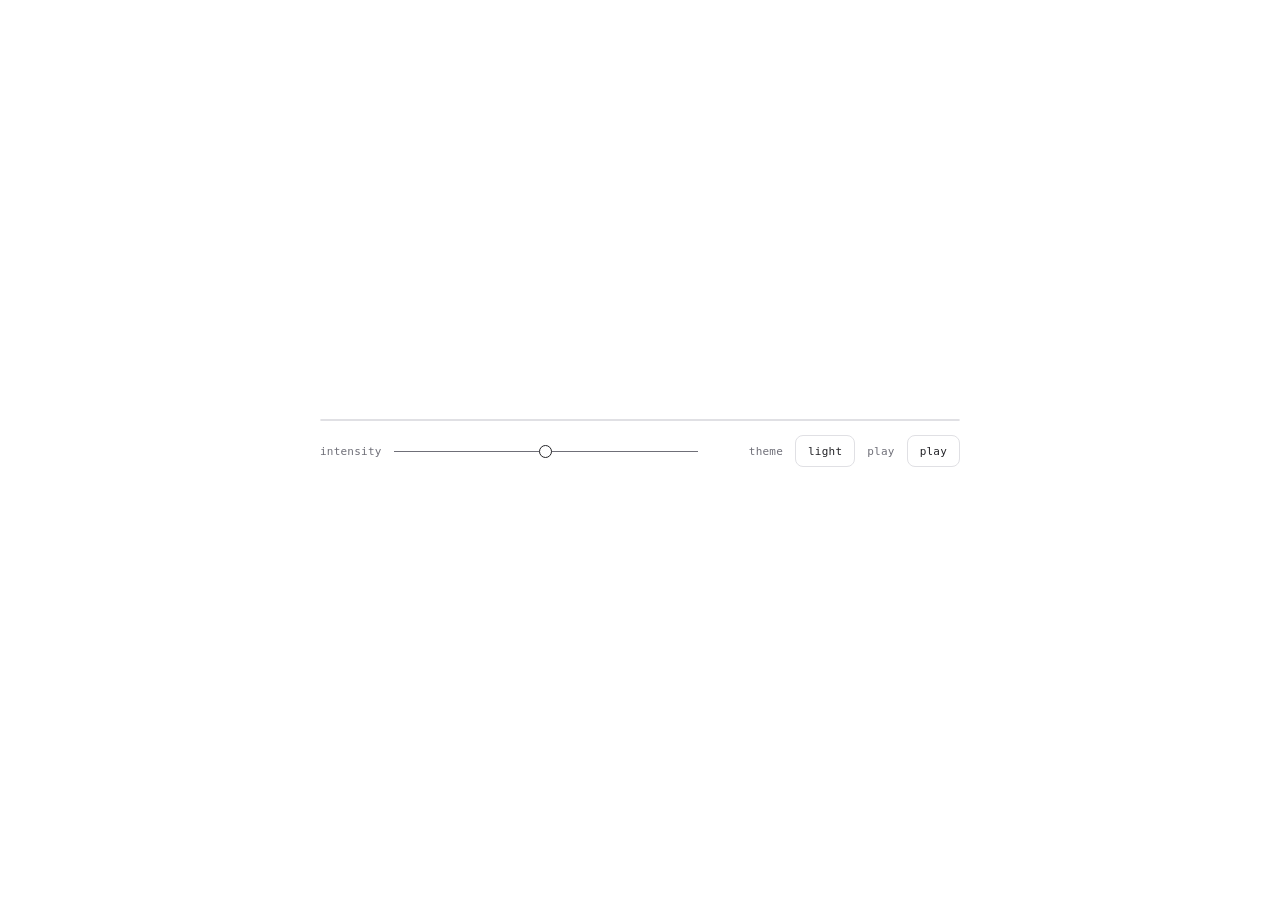
<file: .claude/skills/hairline-create/bench.html>
<!doctype html>
<html lang="en">
<head>
<meta charset="utf-8">
<meta name="viewport" content="width=device-width, initial-scale=1">
<title>Hairline figure</title>
<link rel="icon" href="data:,">
<style>
  :root { color-scheme: light; --ground: #ffffff; --ink: #232327; --muted: #6f6f78; --line: #e0e0e4; }
  @media (prefers-color-scheme: dark) {
    :root:not([data-theme="light"]) { color-scheme: dark; --ground: #08090a; --ink: #d0d6e0; --muted: #8a8c95; --line: #29292d; }
  }
  :root[data-theme="dark"] { color-scheme: dark; --ground: #08090a; --ink: #d0d6e0; --muted: #8a8c95; --line: #29292d; }
  :root[data-theme="light"] { color-scheme: light; }
  * { box-sizing: border-box; }
  body {
    margin: 0; min-height: 100vh; display: grid; place-items: center; padding: 24px 16px;
    background: var(--ground); color: var(--ink);
    font: 13px/1.5 ui-sans-serif, system-ui, -apple-system, "Segoe UI", sans-serif; -webkit-font-smoothing: antialiased;
  }
  main { width: 100%; max-width: 640px; }
  .plate { position: relative; border: 1px solid var(--line); border-radius: 14px; overflow: hidden; }
  .tag, .label, output, button { font: 11px/1 ui-monospace, SFMono-Regular, Menlo, Consolas, monospace; letter-spacing: 0.02em; }
  .tag { position: absolute; top: 12px; z-index: 1; color: var(--muted); pointer-events: none; }
  #name { left: 14px; }
  #read { right: 14px; color: var(--ink); font-variant-numeric: tabular-nums; }
  .controls { display: flex; flex-wrap: wrap; align-items: center; gap: 4px 12px; margin-top: 14px; }
  .label { color: var(--muted); }
  input[type="range"] {
    flex: 1 1 96px; min-width: 0; height: 32px; margin: 0; background: transparent; cursor: pointer;
    -webkit-appearance: none; appearance: none;
  }
  input[type="range"]::-webkit-slider-runnable-track { height: 1px; background: var(--muted); }
  input[type="range"]::-webkit-slider-thumb {
    -webkit-appearance: none; width: 13px; height: 13px; margin-top: -6px; border-radius: 50%;
    border: 1px solid var(--ink); background: var(--ground);
  }
  input[type="range"]::-moz-range-track { height: 1px; background: var(--muted); }
  input[type="range"]::-moz-range-thumb { width: 11px; height: 11px; border-radius: 50%; border: 1px solid var(--ink); background: var(--ground); }
  input[type="range"]:focus-visible, button:focus-visible { outline: 1.5px solid var(--ink); outline-offset: 2px; }
  output { min-width: 4ch; text-align: right; font-variant-numeric: tabular-nums; }
  button {
    height: 32px; padding: 0 12px; border: 1px solid var(--line); border-radius: 8px;
    background: transparent; color: var(--ink); cursor: pointer;
  }
  #play[aria-pressed="true"] { background: var(--ink); color: var(--ground); border-color: var(--ink); }
  #means { margin: 14px 0 0; text-wrap: pretty; }
  #rules { margin: 6px 0 0; line-height: 1.6; }
  #error { margin: 12px 0 0; padding-left: 10px; border-left: 1px solid var(--ink); }
</style>
</head>
<body>
<main>
  <div class="plate">
    <span class="tag" id="name"></span>
    <span class="tag" id="read"></span>
    <div id="stage"></div>
  </div>
  <div class="controls">
    <label class="label" for="intensity">intensity</label>
    <input id="intensity" type="range" min="0" max="1" step="0.01" value="0.5">
    <output id="value" for="intensity"></output>
    <span class="label">theme</span>
    <button id="theme" type="button" aria-label="Switch between the light and the dark theme"></button>
    <span class="label">play</span>
    <button id="play" type="button" aria-pressed="false">play</button>
  </div>
  <p id="means"></p>
  <p id="rules" class="label"></p>
  <p id="error" role="alert" hidden></p>
</main>
<script id="hl-kernel">/*KERNEL*/</script>
<script id="hl-bench">
/*
 * The bench: the page a figure is shown on. It makes the host and the svg the
 * way the package's mount does, hands them to the figure, and owns everything
 * around it: the read-out, the slider, the theme, the line under the stage.
 */
(() => {
  const RULES = ["hit", "order", "reach", "accent", "rest", "honesty", "cost", "clock", "radius", "quiet"];
  const $ = (id) => document.getElementById(id);
  const root = document.documentElement, params = new URLSearchParams(location.search);

  /* the theme: the system's until the switch is pressed, then the switch's */
  const dark = () => (root.dataset.theme ? root.dataset.theme === "dark" : matchMedia("(prefers-color-scheme: dark)").matches);
  const label = () => { $("theme").textContent = dark() ? "dark" : "light"; };
  $("theme").addEventListener("click", () => { root.dataset.theme = dark() ? "light" : "dark"; label(); });
  /* ?theme=light or ?theme=dark wins over the system's, as pressing the switch does */
  if (["light", "dark"].includes(params.get("theme"))) root.dataset.theme = params.get("theme");
  label();

  /* ?intensity=0 sets the slider before the figure mounts, for a look at either end */
  const i = (params.get("intensity") || "").trim();
  if (i && Number.isFinite(Number(i))) $("intensity").value = String(Math.min(1, Math.max(0, Number(i))));

  /* ?w=240 narrows the page, for a look at the size of a thumbnail */
  const w = Number(params.get("w"));
  if (w > 0) document.querySelector("main").style.maxWidth = w + "px";

  /* a figure that fails says so under the stage, instead of leaving an empty plate */
  addEventListener("error", (e) => {
    $("error").hidden = false;
    $("error").textContent = String((e.error && e.error.message) || e.message);
  });

  let mounted = false;
  window.hairline = (figure) => {
    if (mounted) throw new Error("hairline: one figure per page.");
    mounted = true;
    const stage = $("stage"), slider = $("intensity");

    /* intensity to the figure's own number: two straight lines that meet at 0.5, as in the package */
    const [lo, mid, hi] = figure.range;
    const at = (i) => Math.round((i <= 0.5 ? lo + (i / 0.5) * (mid - lo) : mid + ((i - 0.5) / 0.5) * (hi - mid)) * 1000) / 1000;

    HL.inject(document);
    stage.setAttribute("data-hairline", figure.name);
    stage.setAttribute("role", "img");
    stage.setAttribute("aria-label", figure.means);
    const svg = HL.mk("svg", { viewBox: "0 0 400 320", "aria-hidden": "true" }, stage);

    let text = null;
    const read = {
      get textContent() { return text; },
      set textContent(value) { text = value == null ? "" : String(value); $("read").textContent = text; },
    };

    document.title = "Hairline · " + figure.name;
    $("name").textContent = figure.name;
    $("means").textContent = figure.means;
    $("rules").textContent = figure.rules.map((n) => String(n).padStart(2, "0") + " " + RULES[n - 1]).join(" · ");
    const show = () => { $("value").textContent = String(at(Number(slider.value))); };
    show();

    const handle = figure.mount({ stage, svg, read }, at(Number(slider.value)));
    if (text === null) read.textContent = "rest";
    slider.addEventListener("input", () => { show(); handle.set(at(Number(slider.value))); });
    window.hairline.figure = handle;

    /* play: an unseen pointer walks the figure's tour (or HL.LAP) until a hand arrives; ?play=1 starts it on load */
    const play = $("play");
    window.hairline.playing = null;
    play.addEventListener("click", () => {
      const was = play.getAttribute("aria-pressed") === "true";
      if (was) { window.hairline.playing.stop(); window.hairline.playing = null; }
      else window.hairline.playing = HL.tour(stage, figure.tour || HL.LAP, (i) => { if (window.hairline.onStop) window.hairline.onStop(i); });
      play.setAttribute("aria-pressed", String(!was));
    });
    if (params.get("play") === "1") play.click();

    /* ?at=200,160 holds the pointer at a viewBox point, for a picture of the answer without a mouse */
    const p = (params.get("at") || "").split(",").map(Number);
    if (p.length === 2 && p.every(Number.isFinite)) {
      const r = stage.getBoundingClientRect();
      stage.dispatchEvent(new PointerEvent("pointermove", {
        pointerType: "mouse", pointerId: 1, bubbles: true,
        clientX: r.left + (p[0] / 400) * r.width, clientY: r.top + (p[1] / 320) * r.height,
      }));
    }
  };
})();
</script>
<script type="module" id="hl-figure">/*FIGURE*/</script>
</body>
</html>
</file>
<file: css/styles.css>
:root {
  --bg: #faf7f2;
  --surface: #ffffff;
  --text: #1f1b16;
  --muted: #6b6259;
  --border: #e8e0d5;
  --accent: #d9480f;
  --accent-ink: #ffffff;
  --accent-soft: #fff0e6;
  --open: #2b8a3e;
  --closed: #a61e1e;
  --star: #f59f00;
  --shadow: 0 1px 2px rgba(0,0,0,.05), 0 4px 16px rgba(0,0,0,.06);
  --radius: 14px;
  color-scheme: light;
}

@media (prefers-color-scheme: dark) {
  :root:not([data-theme="light"]) {
    --bg: #15120f;
    --surface: #1f1b17;
    --text: #f3ede6;
    --muted: #a99f94;
    --border: #342d26;
    --accent: #ff7a3d;
    --accent-ink: #1a0e05;
    --accent-soft: #3a2114;
    --open: #69db7c;
    --closed: #ff8787;
    --shadow: 0 1px 2px rgba(0,0,0,.4), 0 4px 16px rgba(0,0,0,.3);
    color-scheme: dark;
  }
}

:root[data-theme="dark"] {
  --bg: #15120f;
  --surface: #1f1b17;
  --text: #f3ede6;
  --muted: #a99f94;
  --border: #342d26;
  --accent: #ff7a3d;
  --accent-ink: #1a0e05;
  --accent-soft: #3a2114;
  --open: #69db7c;
  --closed: #ff8787;
  --shadow: 0 1px 2px rgba(0,0,0,.4), 0 4px 16px rgba(0,0,0,.3);
  color-scheme: dark;
}

* { box-sizing: border-box; }

body {
  margin: 0;
  background: var(--bg);
  color: var(--text);
  font: 16px/1.5 system-ui, -apple-system, "Segoe UI", Roboto, sans-serif;
}

a { color: var(--accent); }

.container { max-width: 1180px; margin: 0 auto; padding: 0 16px; }

.visually-hidden {
  position: absolute; width: 1px; height: 1px; overflow: hidden;
  clip: rect(0 0 0 0); white-space: nowrap;
}

/* ---- Hero ---- */
.hero {
  background:
    radial-gradient(1200px 400px at 10% -10%, rgba(255,255,255,.18), transparent),
    linear-gradient(135deg, #c2410c, #9a3412 55%, #7c2d12);
  color: #fff;
  padding: 24px 0 48px;
}
.brand { color: #fff; font-weight: 800; font-size: 1.25rem; text-decoration: none; letter-spacing: -.01em; }
.brand span { color: #fed7aa; }
.hero h1 { font-size: clamp(1.75rem, 4vw, 2.75rem); line-height: 1.15; margin: 40px 0 8px; letter-spacing: -.02em; text-wrap: balance; }
.lead { margin: 0 0 24px; opacity: .9; max-width: 60ch; }
.search input {
  width: 100%; max-width: 640px;
  font: inherit; font-size: 1.05rem;
  padding: 14px 18px; border-radius: 999px; border: 0;
  background: #fff; color: #1f1b16;
  box-shadow: 0 6px 24px rgba(0,0,0,.2);
}
.search input:focus { outline: 3px solid #fed7aa; outline-offset: 2px; }

/* ---- Layout ---- */
.layout {
  display: grid;
  grid-template-columns: 260px 1fr;
  gap: 28px;
  margin-top: -20px;
  padding-bottom: 48px;
}
@media (max-width: 820px) {
  .layout { grid-template-columns: 1fr; margin-top: 16px; }
}

/* ---- Filters ---- */
.filters {
  background: var(--surface);
  border: 1px solid var(--border);
  border-radius: var(--radius);
  box-shadow: var(--shadow);
  padding: 18px;
  align-self: start;
  position: sticky; top: 16px;
}
@media (max-width: 820px) { .filters { position: static; } }
.filters-head { display: flex; align-items: center; justify-content: space-between; margin-bottom: 8px; }
.filters h2 { font-size: 1rem; margin: 0; }
fieldset { border: 0; padding: 0; margin: 0 0 18px; min-width: 0; }
legend { font-weight: 600; font-size: .9rem; margin-bottom: 6px; padding: 0; }
select, input[type="range"] { width: 100%; }
select {
  font: inherit; padding: 8px 10px; border-radius: 10px;
  border: 1px solid var(--border); background: var(--surface); color: var(--text);
}
input[type="range"] { accent-color: var(--accent); }
.chips { display: flex; gap: 6px; flex-wrap: wrap; }
.chips label { cursor: pointer; }
.chips input { position: absolute; opacity: 0; pointer-events: none; }
.chips span {
  display: inline-block; padding: 6px 12px; border-radius: 999px;
  border: 1px solid var(--border); font-weight: 600; font-size: .9rem; user-select: none;
}
.chips input:checked + span { background: var(--accent); border-color: var(--accent); color: var(--accent-ink); }
.chips input:focus-visible + span { outline: 2px solid var(--accent); outline-offset: 2px; }
.toggles label { display: flex; gap: 8px; align-items: center; margin-bottom: 6px; cursor: pointer; }
.toggles input { accent-color: var(--accent); width: 18px; height: 18px; }
.link-btn { background: none; border: 0; color: var(--accent); font: inherit; font-size: .9rem; cursor: pointer; padding: 0; }

/* ---- Results ---- */
.results-bar {
  display: flex; justify-content: space-between; align-items: center; flex-wrap: wrap; gap: 8px;
  margin-bottom: 14px;
}
@media (min-width: 821px) { .results-bar { margin-top: 32px; } }
#count { margin: 0; font-weight: 600; }
.results-bar label { display: flex; align-items: center; gap: 8px; font-size: .9rem; color: var(--muted); }
.results-bar select { width: auto; }

.grid {
  list-style: none; margin: 0; padding: 0;
  display: grid; gap: 18px;
  grid-template-columns: repeat(auto-fill, minmax(250px, 1fr));
}

.card {
  position: relative;
  background: var(--surface);
  border: 1px solid var(--border);
  border-radius: var(--radius);
  box-shadow: var(--shadow);
  overflow: hidden;
  transition: transform .15s ease, box-shadow .15s ease;
}
.card:hover { transform: translateY(-2px); box-shadow: 0 2px 4px rgba(0,0,0,.06), 0 10px 28px rgba(0,0,0,.1); }
.card-main {
  all: unset; display: block; width: 100%; cursor: pointer;
}
.card-main:focus-visible { outline: 3px solid var(--accent); outline-offset: -3px; border-radius: var(--radius); }
.thumb {
  height: 120px; display: grid; place-items: center;
  background: linear-gradient(135deg, hsl(var(--h) 70% 55%), hsl(calc(var(--h) + 40) 65% 40%));
}
.thumb span { font-size: 2.2rem; font-weight: 800; color: rgba(255,255,255,.92); letter-spacing: .02em; }
.card-body { padding: 14px 16px 16px; }
.card h3 { margin: 0 0 2px; font-size: 1.1rem; line-height: 1.3; }
.meta { margin: 0 0 6px; color: var(--muted); font-size: .9rem; }
.price { color: var(--text); font-weight: 600; }
.rating { margin: 0 0 4px; display: flex; align-items: center; gap: 6px; flex-wrap: wrap; }
.muted { color: var(--muted); font-size: .9rem; }

.stars {
  --pct: 0%;
  display: inline-block; font-size: 1rem; line-height: 1; letter-spacing: 1px;
  background: linear-gradient(90deg, var(--star) var(--pct), var(--border) var(--pct));
  -webkit-background-clip: text; background-clip: text; color: transparent;
}
.stars::before { content: "★★★★★"; }

.status { margin: 0 0 8px; font-size: .85rem; font-weight: 600; }
.status.open { color: var(--open); }
.status.closed { color: var(--closed); }

.tags { list-style: none; margin: 0; padding: 0; display: flex; gap: 6px; flex-wrap: wrap; }
.tags li { font-size: .78rem; padding: 3px 9px; border-radius: 999px; background: var(--accent-soft); color: var(--text); }

.fav {
  position: absolute; top: 10px; right: 10px; z-index: 1;
  width: 36px; height: 36px; border-radius: 50%; border: 0; cursor: pointer;
  background: rgba(255,255,255,.9); color: #b8aea3; font-size: 1.1rem; line-height: 1;
  box-shadow: 0 2px 6px rgba(0,0,0,.15);
}
.fav.on { color: #e03131; }
.fav:focus-visible { outline: 3px solid var(--accent); outline-offset: 2px; }

.empty { text-align: center; padding: 48px 16px; color: var(--muted); }

.btn {
  display: inline-block; padding: 10px 16px; border-radius: 10px; border: 1px solid var(--accent);
  background: var(--accent); color: var(--accent-ink); font: inherit; font-weight: 600;
  text-decoration: none; cursor: pointer;
}
.btn.ghost { background: transparent; color: var(--accent); }

/* ---- Detail dialog ---- */
dialog {
  width: min(640px, calc(100vw - 32px));
  max-height: calc(100vh - 48px);
  padding: 0; border: 0; border-radius: var(--radius);
  background: var(--surface); color: var(--text);
  box-shadow: 0 20px 60px rgba(0,0,0,.35);
}
dialog::backdrop { background: rgba(20,14,8,.55); }
.close {
  position: absolute; top: 10px; right: 12px; z-index: 1;
  width: 36px; height: 36px; border-radius: 50%; border: 0; cursor: pointer;
  background: rgba(0,0,0,.35); color: #fff; font-size: 1.4rem; line-height: 1;
}
.detail-hero {
  padding: 40px 24px 20px; color: #fff;
  background: linear-gradient(135deg, hsl(var(--h) 70% 50%), hsl(calc(var(--h) + 40) 65% 35%));
}
.detail-hero h2 { margin: 0 0 4px; font-size: 1.6rem; }
.detail-hero p { margin: 0; opacity: .92; }
.detail-content { padding: 18px 24px 24px; }
.detail-content .status { margin: 0 0 0 auto; }
.detail-grid { display: grid; grid-template-columns: 1fr 1fr; gap: 20px; margin-top: 18px; }
@media (max-width: 560px) { .detail-grid { grid-template-columns: 1fr; } }
.detail-grid h3 { font-size: .95rem; margin: 0 0 6px; }
.actions { display: flex; gap: 8px; flex-wrap: wrap; }
.hours { border-collapse: collapse; width: 100%; font-size: .9rem; }
.hours th { text-align: left; font-weight: 500; padding: 3px 12px 3px 0; color: var(--muted); }
.hours td { padding: 3px 0; }
.hours tr.today th, .hours tr.today td { color: var(--text); font-weight: 700; }

/* ---- Footer ---- */
.site-footer { border-top: 1px solid var(--border); color: var(--muted); font-size: .9rem; padding: 20px 0 32px; }
.site-footer code { background: var(--accent-soft); padding: 1px 6px; border-radius: 6px; }

@media (prefers-reduced-motion: reduce) {
  .card { transition: none; }
  .card:hover { transform: none; }
}
</file>
